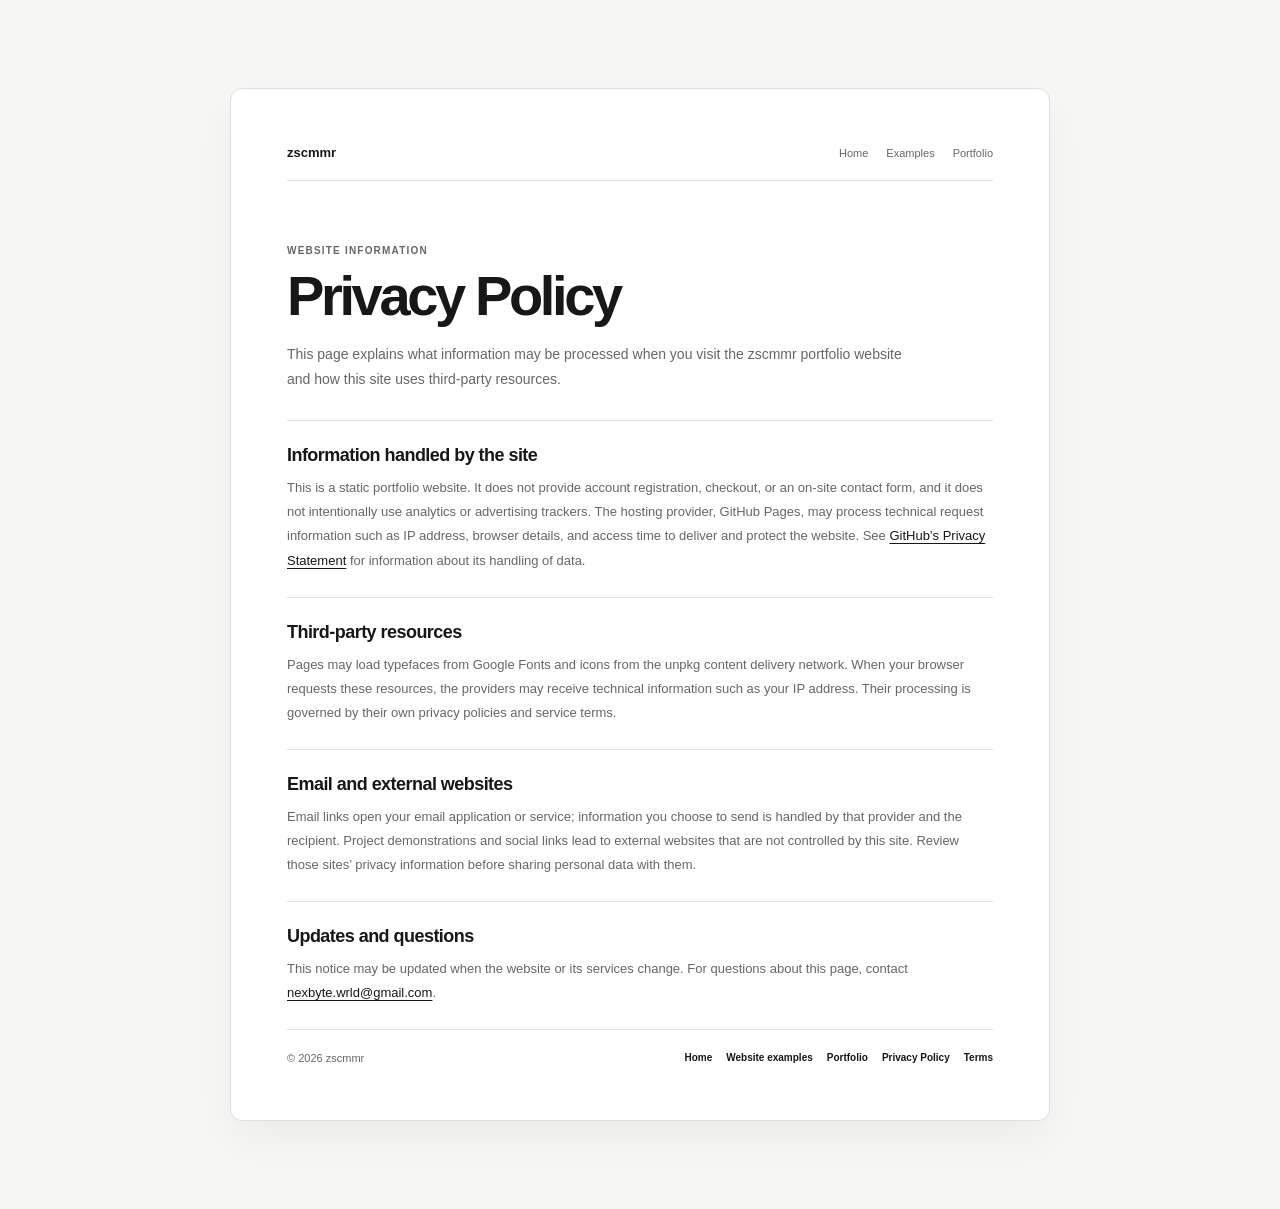
<file: privacy-policy/index.html>
<!doctype html>
<html lang="en">
  <head>
    <meta charset="UTF-8" />
    <meta name="viewport" content="width=device-width, initial-scale=1" />
    <link rel="icon" href="../assets/images/favicon.ico" sizes="any" />
    <link rel="icon" type="image/png" sizes="256x256" href="../assets/images/favicon.png" />
    <meta name="robots" content="index,follow,max-image-preview:large" />
    <meta name="theme-color" content="#f7f7f5" />
    <meta name="description" content="Read how the zscmmr portfolio website handles visitor information, third-party resources, email links, and external websites." />
    <title>Privacy Policy | zscmmr</title>
    <link rel="canonical" href="https://zscmmr.github.io/privacy-policy/" />
    <meta property="og:type" content="website" />
    <meta property="og:site_name" content="zscmmr" />
    <meta property="og:title" content="Privacy Policy | zscmmr" />
    <meta property="og:description" content="How this portfolio website handles visitor information, third-party resources, and external links." />
    <meta property="og:url" content="https://zscmmr.github.io/privacy-policy/" />
    <meta property="og:image" content="https://zscmmr.github.io/assets/images/og-image.jpg" />
    <meta property="og:image:type" content="image/jpeg" />
    <meta property="og:image:width" content="1200" />
    <meta property="og:image:height" content="630" />
    <meta property="og:image:alt" content="zscmmr digital studio — thoughtful digital work, made with intention." />
    <meta name="twitter:card" content="summary_large_image" />
    <meta name="twitter:title" content="Privacy Policy | zscmmr" />
    <meta name="twitter:description" content="How this portfolio website handles visitor information, third-party resources, and external links." />
    <meta name="twitter:image" content="https://zscmmr.github.io/assets/images/og-image.jpg" />
    <meta name="twitter:image:alt" content="zscmmr digital studio — thoughtful digital work, made with intention." />
    <script type="application/ld+json">
      {
        "@context": "https://schema.org",
        "@type": "WebPage",
        "@id": "https://zscmmr.github.io/privacy-policy/#webpage",
        "url": "https://zscmmr.github.io/privacy-policy/",
        "name": "Privacy Policy | zscmmr",
        "description": "How this portfolio website handles visitor information, third-party resources, and external links.",
        "isPartOf": {
          "@type": "WebSite",
          "@id": "https://zscmmr.github.io/#website",
          "url": "https://zscmmr.github.io/",
          "name": "zscmmr Digital Studio"
        },
        "inLanguage": "en"
      }
    </script>
    <link rel="stylesheet" href="../assets/css/site-theme.css" />
    <link rel="stylesheet" href="../assets/css/legal.css" />
    <link rel="stylesheet" href="../assets/css/responsive.css" />
  </head>
  <body>
    <main class="legal-page">
      <nav class="legal-nav" aria-label="Main navigation">
        <a class="legal-brand" href="/">zscmmr</a>
        <a href="/">Home</a>
        <a href="/website-example.html">Examples</a>
        <a href="/portfolio-utama.html">Portfolio</a>
      </nav>
      <header class="legal-heading">
        <p class="legal-eyebrow">Website information</p>
        <h1>Privacy Policy</h1>
        <p>This page explains what information may be processed when you visit the zscmmr portfolio website and how this site uses third-party resources.</p>
      </header>
      <div class="legal-content">
        <section>
          <h2>Information handled by the site</h2>
          <p>This is a static portfolio website. It does not provide account registration, checkout, or an on-site contact form, and it does not intentionally use analytics or advertising trackers. The hosting provider, GitHub Pages, may process technical request information such as IP address, browser details, and access time to deliver and protect the website. See <a href="https://docs.github.com/en/site-policy/privacy-policies/github-privacy-statement" target="_blank" rel="noopener noreferrer">GitHub’s Privacy Statement</a> for information about its handling of data.</p>
        </section>
        <section>
          <h2>Third-party resources</h2>
          <p>Pages may load typefaces from Google Fonts and icons from the unpkg content delivery network. When your browser requests these resources, the providers may receive technical information such as your IP address. Their processing is governed by their own privacy policies and service terms.</p>
        </section>
        <section>
          <h2>Email and external websites</h2>
          <p>Email links open your email application or service; information you choose to send is handled by that provider and the recipient. Project demonstrations and social links lead to external websites that are not controlled by this site. Review those sites’ privacy information before sharing personal data with them.</p>
        </section>
        <section>
          <h2>Updates and questions</h2>
          <p>This notice may be updated when the website or its services change. For questions about this page, contact <a href="mailto:nexbyte.wrld@gmail.com">nexbyte.wrld@gmail.com</a>.</p>
        </section>
      </div>
      <footer class="legal-footer">
        <span>© <span id="year">2026</span> zscmmr</span>
        <nav class="footer-links" aria-label="Site navigation">
          <a href="/">Home</a>
          <a href="/website-example.html">Website examples</a>
          <a href="/portfolio-utama.html">Portfolio</a>
          <a href="/privacy-policy/" aria-current="page">Privacy Policy</a>
          <a href="/terms/">Terms</a>
        </nav>
      </footer>
    </main>
  </body>
</html>
</file>
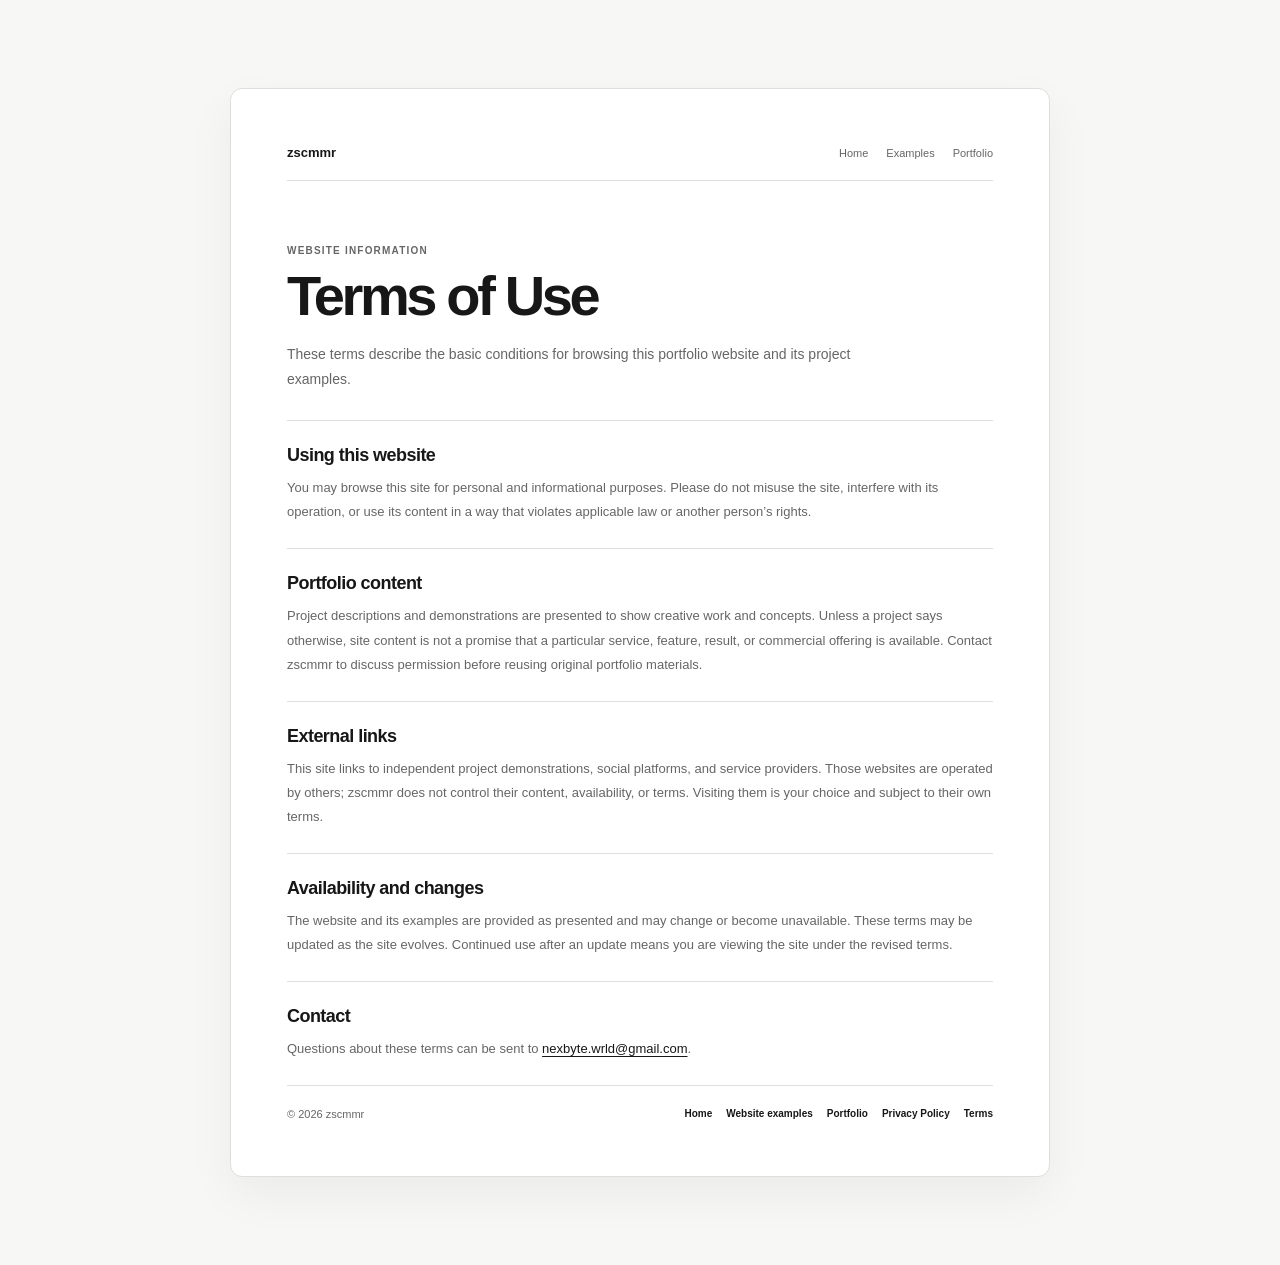
<file: terms/index.html>
<!doctype html>
<html lang="en">
  <head>
    <meta charset="UTF-8" />
    <meta name="viewport" content="width=device-width, initial-scale=1" />
    <link rel="icon" href="../assets/images/favicon.ico" sizes="any" />
    <link rel="icon" type="image/png" sizes="256x256" href="../assets/images/favicon.png" />
    <meta name="robots" content="index,follow,max-image-preview:large" />
    <meta name="theme-color" content="#f7f7f5" />
    <meta name="description" content="Read the terms for using the zscmmr portfolio website, viewing project examples, and following links to external websites." />
    <title>Terms of Use | zscmmr</title>
    <link rel="canonical" href="https://zscmmr.github.io/terms/" />
    <meta property="og:type" content="website" />
    <meta property="og:site_name" content="zscmmr" />
    <meta property="og:title" content="Terms of Use | zscmmr" />
    <meta property="og:description" content="Terms for using the zscmmr portfolio website and viewing project examples." />
    <meta property="og:url" content="https://zscmmr.github.io/terms/" />
    <meta property="og:image" content="https://zscmmr.github.io/assets/images/og-image.jpg" />
    <meta property="og:image:type" content="image/jpeg" />
    <meta property="og:image:width" content="1200" />
    <meta property="og:image:height" content="630" />
    <meta property="og:image:alt" content="zscmmr digital studio — thoughtful digital work, made with intention." />
    <meta name="twitter:card" content="summary_large_image" />
    <meta name="twitter:title" content="Terms of Use | zscmmr" />
    <meta name="twitter:description" content="Terms for using the zscmmr portfolio website and viewing project examples." />
    <meta name="twitter:image" content="https://zscmmr.github.io/assets/images/og-image.jpg" />
    <meta name="twitter:image:alt" content="zscmmr digital studio — thoughtful digital work, made with intention." />
    <script type="application/ld+json">
      {
        "@context": "https://schema.org",
        "@type": "WebPage",
        "@id": "https://zscmmr.github.io/terms/#webpage",
        "url": "https://zscmmr.github.io/terms/",
        "name": "Terms of Use | zscmmr",
        "description": "Terms for using the zscmmr portfolio website and viewing project examples.",
        "isPartOf": {
          "@type": "WebSite",
          "@id": "https://zscmmr.github.io/#website",
          "url": "https://zscmmr.github.io/",
          "name": "zscmmr Digital Studio"
        },
        "inLanguage": "en"
      }
    </script>
    <link rel="stylesheet" href="../assets/css/site-theme.css" />
    <link rel="stylesheet" href="../assets/css/legal.css" />
    <link rel="stylesheet" href="../assets/css/responsive.css" />
  </head>
  <body>
    <main class="legal-page">
      <nav class="legal-nav" aria-label="Main navigation">
        <a class="legal-brand" href="/">zscmmr</a>
        <a href="/">Home</a>
        <a href="/website-example.html">Examples</a>
        <a href="/portfolio-utama.html">Portfolio</a>
      </nav>
      <header class="legal-heading">
        <p class="legal-eyebrow">Website information</p>
        <h1>Terms of Use</h1>
        <p>These terms describe the basic conditions for browsing this portfolio website and its project examples.</p>
      </header>
      <div class="legal-content">
        <section>
          <h2>Using this website</h2>
          <p>You may browse this site for personal and informational purposes. Please do not misuse the site, interfere with its operation, or use its content in a way that violates applicable law or another person’s rights.</p>
        </section>
        <section>
          <h2>Portfolio content</h2>
          <p>Project descriptions and demonstrations are presented to show creative work and concepts. Unless a project says otherwise, site content is not a promise that a particular service, feature, result, or commercial offering is available. Contact zscmmr to discuss permission before reusing original portfolio materials.</p>
        </section>
        <section>
          <h2>External links</h2>
          <p>This site links to independent project demonstrations, social platforms, and service providers. Those websites are operated by others; zscmmr does not control their content, availability, or terms. Visiting them is your choice and subject to their own terms.</p>
        </section>
        <section>
          <h2>Availability and changes</h2>
          <p>The website and its examples are provided as presented and may change or become unavailable. These terms may be updated as the site evolves. Continued use after an update means you are viewing the site under the revised terms.</p>
        </section>
        <section>
          <h2>Contact</h2>
          <p>Questions about these terms can be sent to <a href="mailto:nexbyte.wrld@gmail.com">nexbyte.wrld@gmail.com</a>.</p>
        </section>
      </div>
      <footer class="legal-footer">
        <span>© <span id="year">2026</span> zscmmr</span>
        <nav class="footer-links" aria-label="Site navigation">
          <a href="/">Home</a>
          <a href="/website-example.html">Website examples</a>
          <a href="/portfolio-utama.html">Portfolio</a>
          <a href="/privacy-policy/">Privacy Policy</a>
          <a href="/terms/" aria-current="page">Terms</a>
        </nav>
      </footer>
    </main>
  </body>
</html>
</file>
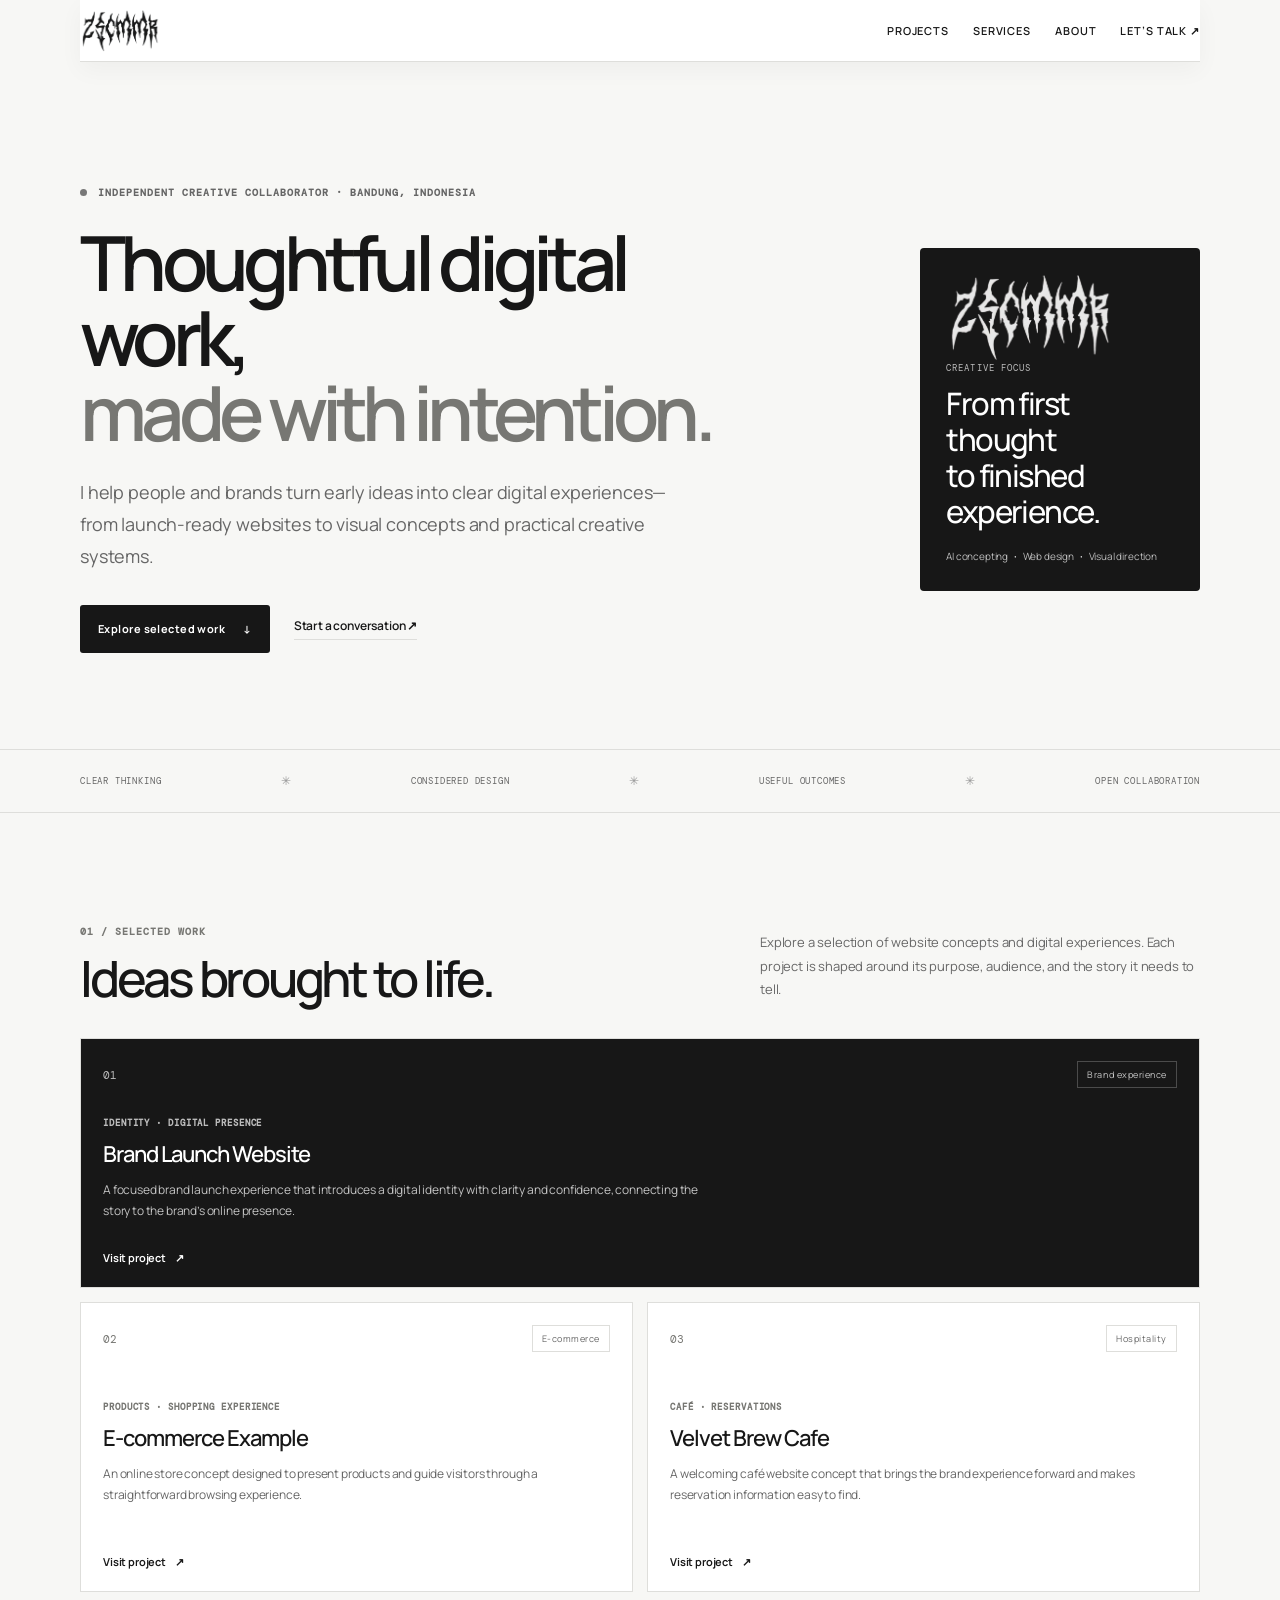
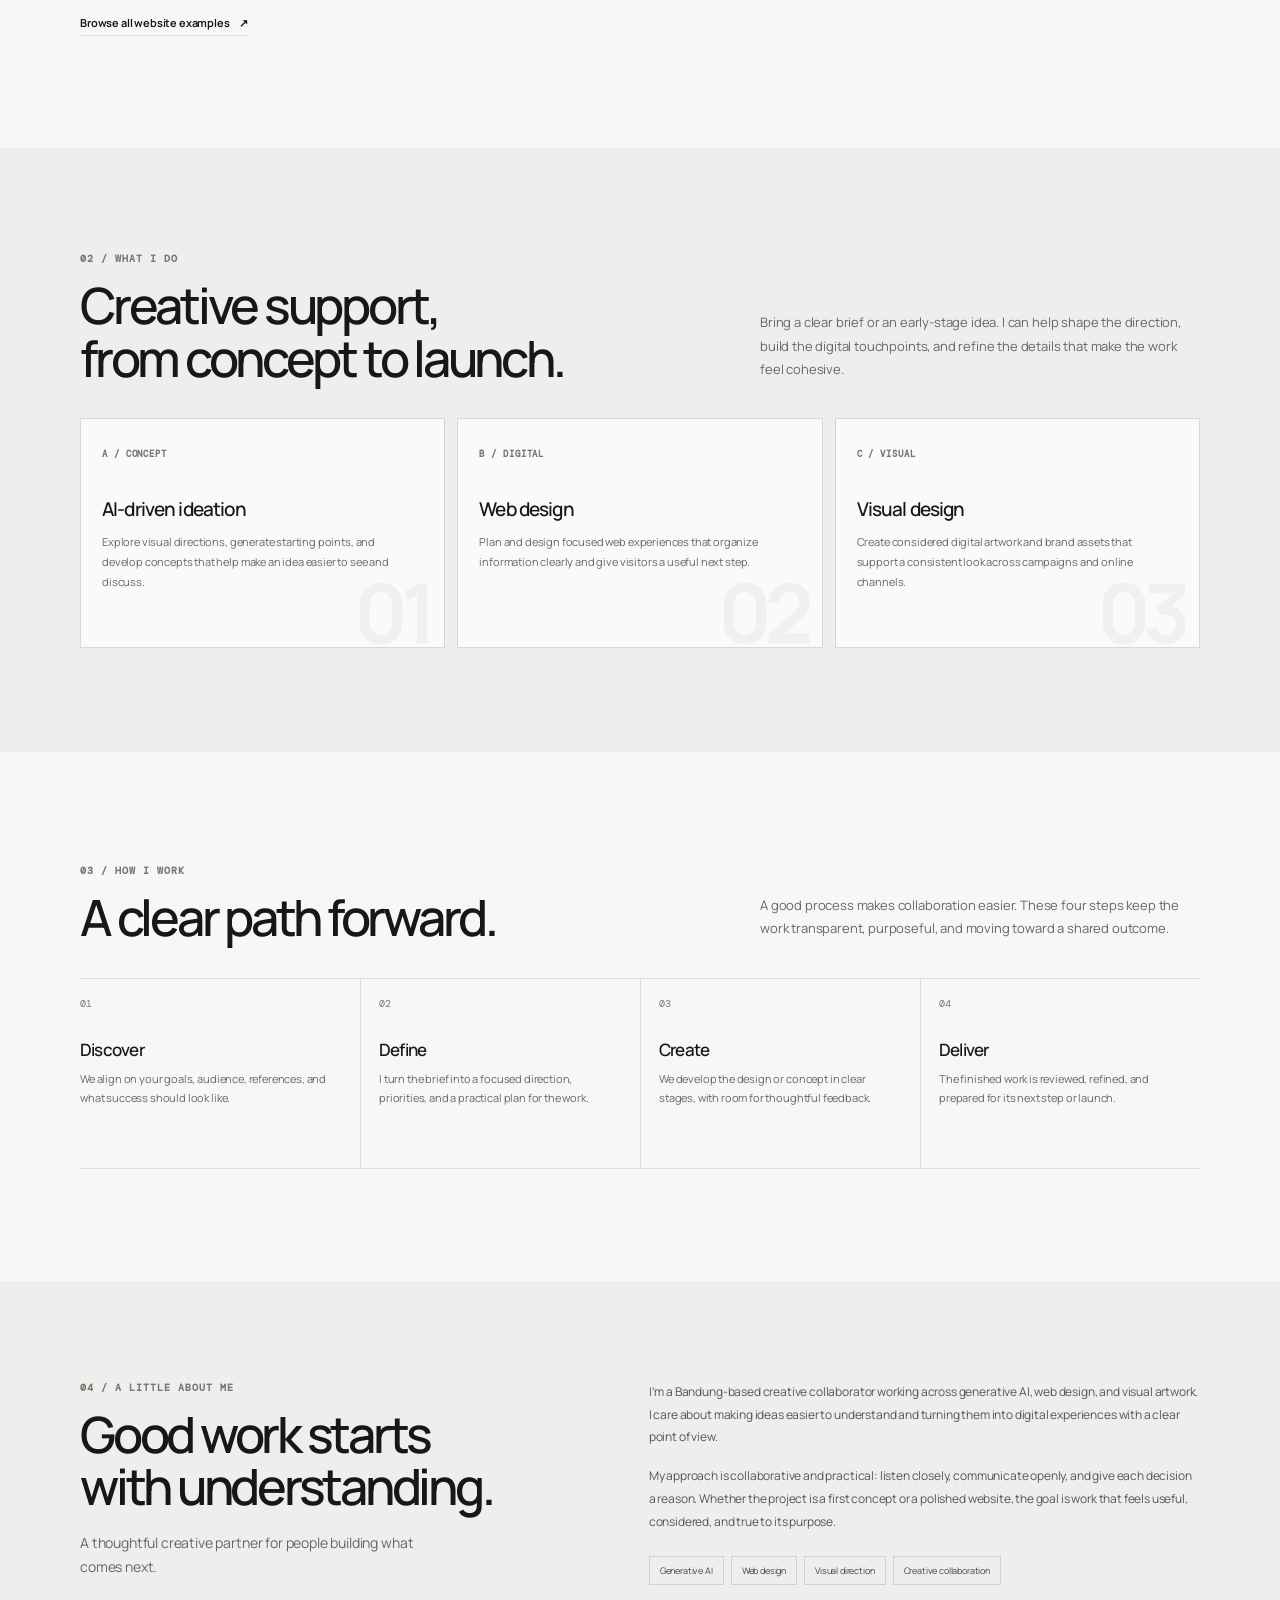
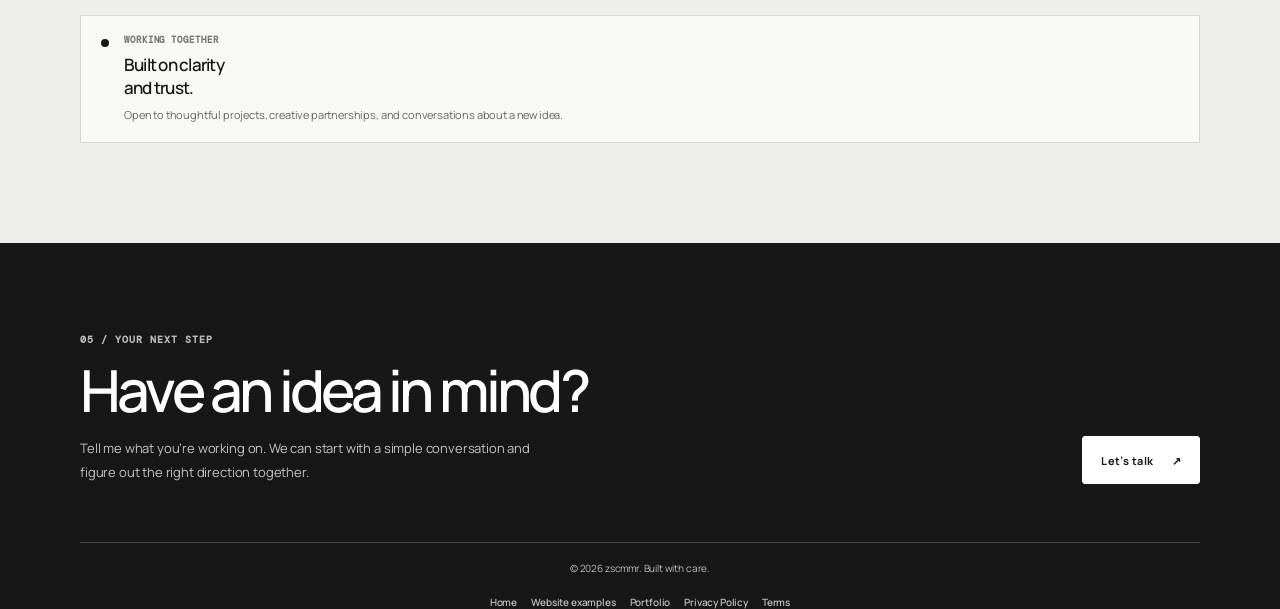
<file: portfolio-utama.html>
<!doctype html>
<html lang="en">
  <head>
    <meta charset="UTF-8" />
    <meta name="viewport" content="width=device-width, initial-scale=1.0" />
    <link rel="icon" href="assets/images/favicon.ico" sizes="any" />
    <link rel="icon" type="image/png" sizes="256x256" href="assets/images/favicon.png" />
    <meta name="robots" content="index,follow,max-image-preview:large" />
    <meta name="theme-color" content="#f7f7f5" />
    <meta name="description" content="Explore the portfolio of zscmmr, a Bandung-based creative collaborator working across AI concepting, web design, and visual direction." />
    <title>zscmmr | Creative Portfolio, Web Design &amp; Visual Direction</title>
    <link rel="canonical" href="https://zscmmr.github.io/portfolio-utama.html" />
    <meta property="og:type" content="website" />
    <meta property="og:site_name" content="zscmmr" />
    <meta property="og:title" content="zscmmr | Creative Portfolio, Web Design &amp; Visual Direction" />
    <meta property="og:description" content="Explore selected projects in AI concepting, web design, and visual direction by zscmmr, a creative collaborator based in Bandung." />
    <meta property="og:url" content="https://zscmmr.github.io/portfolio-utama.html" />
    <meta property="og:image" content="https://zscmmr.github.io/assets/images/og-image.jpg" />
    <meta property="og:image:type" content="image/jpeg" />
    <meta property="og:image:width" content="1200" />
    <meta property="og:image:height" content="630" />
    <meta property="og:image:alt" content="zscmmr digital studio — thoughtful digital work, made with intention." />
    <meta name="twitter:card" content="summary_large_image" />
    <meta name="twitter:title" content="zscmmr | Creative Portfolio, Web Design &amp; Visual Direction" />
    <meta name="twitter:description" content="Explore selected projects in AI concepting, web design, and visual direction by zscmmr, a creative collaborator based in Bandung." />
    <meta name="twitter:image" content="https://zscmmr.github.io/assets/images/og-image.jpg" />
    <meta name="twitter:image:alt" content="zscmmr digital studio — thoughtful digital work, made with intention." />
    <script type="application/ld+json">
      {
        "@context": "https://schema.org",
        "@graph": [
          {
            "@type": "ProfilePage",
            "@id": "https://zscmmr.github.io/portfolio-utama.html#webpage",
            "url": "https://zscmmr.github.io/portfolio-utama.html",
            "name": "zscmmr | Creative Portfolio, Web Design & Visual Direction",
            "description": "Explore selected projects in AI concepting, web design, and visual direction by zscmmr, a creative collaborator based in Bandung.",
            "mainEntity": { "@id": "https://zscmmr.github.io/#person" },
            "isPartOf": { "@id": "https://zscmmr.github.io/#website" },
            "inLanguage": "en"
          },
          {
            "@type": "Person",
            "@id": "https://zscmmr.github.io/#person",
            "name": "zscmmr",
            "url": "https://zscmmr.github.io/portfolio-utama.html",
            "address": {
              "@type": "PostalAddress",
              "addressLocality": "Bandung",
              "addressCountry": "ID"
            },
            "knowsAbout": ["AI concepting", "Web design", "Visual direction"]
          }
        ]
      }
    </script>
    <link rel="preconnect" href="https://fonts.googleapis.com" />
    <link rel="preconnect" href="https://fonts.gstatic.com" crossorigin />
    <link rel="preload" as="style" href="https://fonts.googleapis.com/css2?family=DM+Mono:wght@400;500&family=Manrope:wght@400;500;600;700;800&display=swap"><link rel="stylesheet" href="https://fonts.googleapis.com/css2?family=DM+Mono:wght@400;500&family=Manrope:wght@400;500;600;700;800&display=swap" media="print" onload="this.media='all'"><noscript><link rel="stylesheet" href="https://fonts.googleapis.com/css2?family=DM+Mono:wght@400;500&family=Manrope:wght@400;500;600;700;800&display=swap"></noscript>
    <link rel="stylesheet" href="assets/css/portfolio-utama.min.css">
    <link rel="stylesheet" href="assets/css/site-theme.css">
    <link rel="stylesheet" href="assets/css/portfolio-details.css">
    <link rel="stylesheet" href="assets/css/responsive.css">
  </head>
  <body class="portfolio-page">
    <header class="wrap topbar">
      <a class="wordmark" href="#home" aria-label="zscmmr, back to top"><img src="assets/images/portfolio-logo.webp" alt="zscmmr" width="695" height="359"></a>
      <button class="menu-toggle" aria-label="Open menu" aria-expanded="false" aria-controls="main-nav">☰</button>
      <nav class="nav" id="main-nav" aria-label="Main navigation">
        <a href="#projects">Projects</a>
        <a href="#services">Services</a>
        <a href="#about">About</a>
        <a class="nav-contact" href="#contact">Let’s talk <span aria-hidden="true">↗</span></a>
      </nav>
    </header>
    <main>
      <section class="portfolio-hero" id="home">
        <div class="wrap portfolio-hero-grid">
          <div class="portfolio-hero-copy reveal">
            <p class="portfolio-eyebrow mono"><span class="status-dot" aria-hidden="true"></span> Independent creative collaborator · Bandung, Indonesia</p>
            <h1>Thoughtful digital work,<br><span>made with intention.</span></h1>
            <p class="portfolio-lead">I help people and brands turn early ideas into clear digital experiences—from launch-ready websites to visual concepts and practical creative systems.</p>
            <div class="portfolio-hero-actions">
              <a class="button" href="#projects">Explore selected work <span aria-hidden="true">↓</span></a>
              <a class="text-link" href="mailto:nexbyte.wrld@gmail.com">Start a conversation ↗</a>
            </div>
          </div>
          <aside class="portfolio-hero-card reveal" aria-label="Creative focus">
            <img src="assets/images/portfolio-logo.webp" alt="zscmmr logo" width="695" height="359">
            <p class="mono">CREATIVE FOCUS</p>
            <h2>From first thought<br>to finished experience.</h2>
            <span>AI concepting <b>·</b> Web design <b>·</b> Visual direction</span>
          </aside>
        </div>
      </section>
      <div class="portfolio-ribbon" aria-label="Studio principles">
        <div class="wrap portfolio-ribbon-inner"><span>Clear thinking</span><b aria-hidden="true">✳</b><span>Considered design</span><b aria-hidden="true">✳</b><span>Useful outcomes</span><b aria-hidden="true">✳</b><span>Open collaboration</span></div>
      </div>

      <section class="wrap portfolio-section" id="projects">
        <div class="portfolio-section-heading reveal">
          <div><p class="portfolio-kicker mono">01 / SELECTED WORK</p><h2>Ideas brought to life.</h2></div>
          <p>Explore a selection of website concepts and digital experiences. Each project is shaped around its purpose, audience, and the story it needs to tell.</p>
        </div>
        <div class="portfolio-project-grid">
          <article class="portfolio-project portfolio-project-featured reveal">
            <div class="portfolio-project-top"><span class="portfolio-project-number mono">01</span><span class="portfolio-project-type">Brand experience</span></div>
            <div><p class="portfolio-project-label mono">IDENTITY · DIGITAL PRESENCE</p><h3>Brand Launch Website</h3><p>A focused brand launch experience that introduces a digital identity with clarity and confidence, connecting the story to the brand’s online presence.</p></div>
            <a href="https://zenkscammer.github.io/zscmmr1/" target="_blank" rel="noopener noreferrer">Visit project <span aria-hidden="true">↗</span></a>
          </article>
          <article class="portfolio-project reveal">
            <div class="portfolio-project-top"><span class="portfolio-project-number mono">02</span><span class="portfolio-project-type">E-commerce</span></div>
            <div><p class="portfolio-project-label mono">PRODUCTS · SHOPPING EXPERIENCE</p><h3>E-commerce Example</h3><p>An online store concept designed to present products and guide visitors through a straightforward browsing experience.</p></div>
            <a href="https://zscmmr.github.io/zscmmr-ecommerce-example/" target="_blank" rel="noopener noreferrer">Visit project <span aria-hidden="true">↗</span></a>
          </article>
          <article class="portfolio-project reveal">
            <div class="portfolio-project-top"><span class="portfolio-project-number mono">03</span><span class="portfolio-project-type">Hospitality</span></div>
            <div><p class="portfolio-project-label mono">CAFÉ · RESERVATIONS</p><h3>Velvet Brew Cafe</h3><p>A welcoming café website concept that brings the brand experience forward and makes reservation information easy to find.</p></div>
            <a href="https://zscmmr.github.io/Velvet-Brew/" target="_blank" rel="noopener noreferrer">Visit project <span aria-hidden="true">↗</span></a>
          </article>
        </div>
        <a class="portfolio-all-work" href="website-example.html">Browse all website examples <span aria-hidden="true">↗</span></a>
      </section>

      <section class="portfolio-services" id="services">
        <div class="wrap portfolio-section">
          <div class="portfolio-section-heading reveal">
            <div><p class="portfolio-kicker mono">02 / WHAT I DO</p><h2>Creative support,<br>from concept to launch.</h2></div>
            <p>Bring a clear brief or an early-stage idea. I can help shape the direction, build the digital touchpoints, and refine the details that make the work feel cohesive.</p>
          </div>
          <div class="portfolio-service-grid">
            <article class="portfolio-service reveal"><span class="mono">A / CONCEPT</span><h3>AI-driven ideation</h3><p>Explore visual directions, generate starting points, and develop concepts that help make an idea easier to see and discuss.</p><span class="portfolio-service-index">01</span></article>
            <article class="portfolio-service reveal"><span class="mono">B / DIGITAL</span><h3>Web design</h3><p>Plan and design focused web experiences that organize information clearly and give visitors a useful next step.</p><span class="portfolio-service-index">02</span></article>
            <article class="portfolio-service reveal"><span class="mono">C / VISUAL</span><h3>Visual design</h3><p>Create considered digital artwork and brand assets that support a consistent look across campaigns and online channels.</p><span class="portfolio-service-index">03</span></article>
          </div>
        </div>
      </section>

      <section class="wrap portfolio-section" id="process">
        <div class="portfolio-section-heading reveal">
          <div><p class="portfolio-kicker mono">03 / HOW I WORK</p><h2>A clear path forward.</h2></div>
          <p>A good process makes collaboration easier. These four steps keep the work transparent, purposeful, and moving toward a shared outcome.</p>
        </div>
        <ol class="portfolio-process">
          <li class="reveal"><span class="mono">01</span><div><h3>Discover</h3><p>We align on your goals, audience, references, and what success should look like.</p></div></li>
          <li class="reveal"><span class="mono">02</span><div><h3>Define</h3><p>I turn the brief into a focused direction, priorities, and a practical plan for the work.</p></div></li>
          <li class="reveal"><span class="mono">03</span><div><h3>Create</h3><p>We develop the design or concept in clear stages, with room for thoughtful feedback.</p></div></li>
          <li class="reveal"><span class="mono">04</span><div><h3>Deliver</h3><p>The finished work is reviewed, refined, and prepared for its next step or launch.</p></div></li>
        </ol>
      </section>

      <section class="portfolio-about" id="about">
        <div class="wrap portfolio-about-grid">
          <div class="reveal"><p class="portfolio-kicker mono">04 / A LITTLE ABOUT ME</p><h2>Good work starts<br>with understanding.</h2><p class="portfolio-about-intro">A thoughtful creative partner for people building what comes next.</p></div>
          <div class="portfolio-about-copy reveal"><p>I’m a Bandung-based creative collaborator working across generative AI, web design, and visual artwork. I care about making ideas easier to understand and turning them into digital experiences with a clear point of view.</p><p>My approach is collaborative and practical: listen closely, communicate openly, and give each decision a reason. Whether the project is a first concept or a polished website, the goal is work that feels useful, considered, and true to its purpose.</p><div class="portfolio-skill-list" aria-label="Creative disciplines"><span>Generative AI</span><span>Web design</span><span>Visual direction</span><span>Creative collaboration</span></div></div>
          <aside class="portfolio-note reveal"><span class="portfolio-note-dot" aria-hidden="true"></span><div><p class="mono">WORKING TOGETHER</p><h3>Built on clarity<br>and trust.</h3><p>Open to thoughtful projects, creative partnerships, and conversations about a new idea.</p></div></aside>
        </div>
      </section>

      <section class="portfolio-contact" id="contact"><div class="wrap">
        <div class="portfolio-contact-inner reveal"><div><p class="portfolio-kicker mono">05 / YOUR NEXT STEP</p><h2>Have an idea in mind?</h2><p>Tell me what you’re working on. We can start with a simple conversation and figure out the right direction together.</p></div><a class="button" href="mailto:nexbyte.wrld@gmail.com">Let’s talk <span aria-hidden="true">↗</span></a></div>
        <footer class="footer">
          <p>© <span id="year">2026</span> zscmmr. Built with care.</p>
          <nav class="footer-links" aria-label="Site navigation">
            <a href="index.html">Home</a>
            <a href="website-example.html">Website examples</a>
            <a href="portfolio-utama.html" aria-current="page">Portfolio</a>
            <a href="privacy-policy/">Privacy Policy</a>
            <a href="terms/">Terms</a>
          </nav>
        </footer>
      </div></section>
    </main>
    <button class="scroll-top" type="button" aria-label="Back to top" title="Back to top"><span aria-hidden="true">↑</span></button>
    <script defer src="assets/js/portfolio-utama.min.js"></script>
  </body>
</html>
</file>
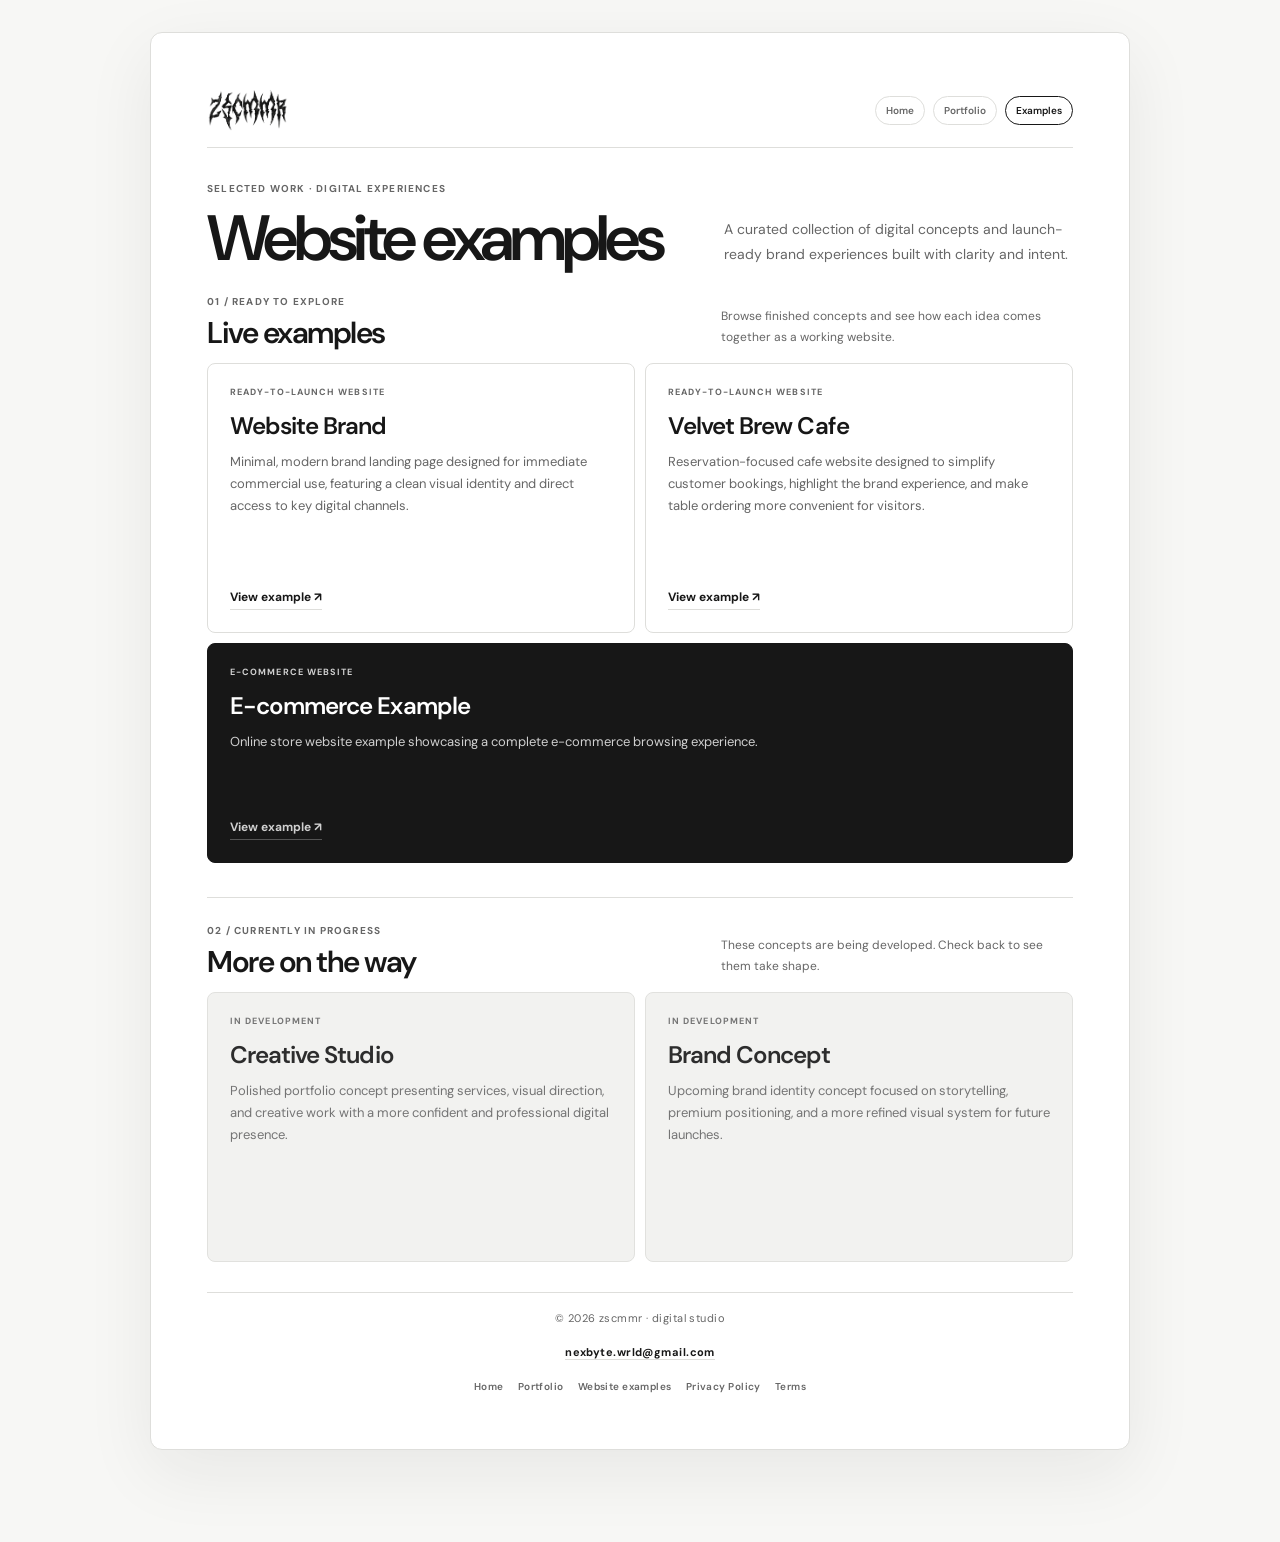
<file: website-example.html>
<!doctype html>
<html lang="en">
  <head>
    <meta charset="UTF-8" />
    <meta name="viewport" content="width=device-width, initial-scale=1.0" />
    <link rel="icon" href="assets/images/favicon.ico" sizes="any" />
    <link rel="icon" type="image/png" sizes="256x256" href="assets/images/favicon.png" />
    <meta name="robots" content="index,follow,max-image-preview:large" />
    <meta name="theme-color" content="#f7f7f5" />
    <meta name="description" content="Browse selected website examples by zscmmr, including brand, e-commerce, and cafe website concepts designed for clear digital experiences." />
    <title>Website Examples | Brand, E-commerce &amp; Cafe | zscmmr</title>
    <link rel="canonical" href="https://zscmmr.github.io/website-example.html" />
    <meta property="og:type" content="website" />
    <meta property="og:site_name" content="zscmmr" />
    <meta property="og:title" content="Website Examples | Brand, E-commerce &amp; Cafe | zscmmr" />
    <meta property="og:description" content="Browse selected brand, e-commerce, and cafe website concepts designed for clear digital experiences." />
    <meta property="og:url" content="https://zscmmr.github.io/website-example.html" />
    <meta property="og:image" content="https://zscmmr.github.io/assets/images/og-image.jpg" />
    <meta property="og:image:type" content="image/jpeg" />
    <meta property="og:image:width" content="1200" />
    <meta property="og:image:height" content="630" />
    <meta property="og:image:alt" content="zscmmr digital studio — thoughtful digital work, made with intention." />
    <meta name="twitter:card" content="summary_large_image" />
    <meta name="twitter:title" content="Website Examples | Brand, E-commerce &amp; Cafe | zscmmr" />
    <meta name="twitter:description" content="Browse selected brand, e-commerce, and cafe website concepts designed for clear digital experiences." />
    <meta name="twitter:image" content="https://zscmmr.github.io/assets/images/og-image.jpg" />
    <meta name="twitter:image:alt" content="zscmmr digital studio — thoughtful digital work, made with intention." />
    <script type="application/ld+json">
      {
        "@context": "https://schema.org",
        "@type": "CollectionPage",
        "@id": "https://zscmmr.github.io/website-example.html#webpage",
        "url": "https://zscmmr.github.io/website-example.html",
        "name": "Website Examples | Brand, E-commerce & Cafe | zscmmr",
        "description": "Browse selected brand, e-commerce, and cafe website concepts designed for clear digital experiences.",
        "isPartOf": {
          "@type": "WebSite",
          "@id": "https://zscmmr.github.io/#website",
          "url": "https://zscmmr.github.io/",
          "name": "zscmmr Digital Studio"
        },
        "inLanguage": "en"
      }
    </script>
    <link rel="preconnect" href="https://fonts.googleapis.com" />
    <link rel="preconnect" href="https://fonts.gstatic.com" crossorigin />
    <link
      rel="preload"
      as="style"
      href="https://fonts.googleapis.com/css2?family=DM+Sans:wght@400;500;600;700&family=Space+Grotesk:wght@500;600;700&display=swap"
    />
    <link
      rel="stylesheet"
      href="https://fonts.googleapis.com/css2?family=DM+Sans:wght@400;500;600;700&family=Space+Grotesk:wght@500;600;700&display=swap"
      media="print"
      onload="this.media = 'all'"
    />
    <noscript
      ><link
        rel="stylesheet"
        href="https://fonts.googleapis.com/css2?family=DM+Sans:wght@400;500;600;700&family=Space+Grotesk:wght@500;600;700&display=swap"
    /></noscript>
    <link rel="stylesheet" href="assets/css/website-example.min.css" />
    <link rel="stylesheet" href="assets/css/site-theme.css" />
    <link rel="stylesheet" href="assets/css/responsive.css" />
  </head>
  <body>
    <main class="page website-examples-page">
      <header class="website-page-header">
        <a class="website-page-brand" href="index.html" aria-label="zscmmr home">
          <img src="assets/images/logo2.webp" alt="zscmmr logo" width="1491" height="768" />
        </a>
        <nav class="page-nav" aria-label="Main navigation">
          <a href="index.html">Home</a>
          <a href="portfolio-utama.html">Portfolio</a>
          <a href="website-example.html" aria-current="page">Examples</a>
        </nav>
      </header>

      <section class="examples-intro" aria-labelledby="examples-title">
        <div>
          <p class="examples-eyebrow">Selected work · Digital experiences</p>
          <h1 class="page-title" id="examples-title">Website examples</h1>
        </div>
        <p class="intro-line">
          A curated collection of digital concepts and launch-ready brand
          experiences built with clarity and intent.
        </p>
      </section>

      <section class="examples-group" aria-labelledby="live-examples-title">
        <header class="examples-group-heading">
          <div>
            <p class="examples-eyebrow">01 / READY TO EXPLORE</p>
            <h2 id="live-examples-title">Live examples</h2>
          </div>
          <p>Browse finished concepts and see how each idea comes together as a working website.</p>
        </header>
        <div class="grid" aria-label="Live website examples">
          <article
            class="card"
            tabindex="0"
            data-href="https://zscmmr.github.io/LANDING-EXAMPLE-BRAND/"
          >
            <span class="card-tag">Ready-to-Launch Website</span>
            <h2>Website Brand</h2>
            <p>
              Minimal, modern brand landing page designed for immediate
              commercial use, featuring a clean visual identity and direct
              access to key digital channels.
            </p>
            <a
              href="https://zscmmr.github.io/LANDING-EXAMPLE-BRAND/"
              target="_blank"
              rel="noopener noreferrer"
              >View example ↗</a
            >
          </article>

          <article
            class="card"
            tabindex="0"
            data-href="https://zscmmr.github.io/Velvet-Brew/"
          >
            <span class="card-tag">Ready-to-Launch Website</span>
            <h2>Velvet Brew Cafe</h2>
            <p>
              Reservation-focused cafe website designed to simplify customer
              bookings, highlight the brand experience, and make table ordering
              more convenient for visitors.
            </p>
            <a
              href="https://zscmmr.github.io/Velvet-Brew/"
              target="_blank"
              rel="noopener noreferrer"
              >View example ↗</a
            >
          </article>

          <article
            class="card card-featured"
            tabindex="0"
            data-href="https://zscmmr.github.io/zscmmr-ecommerce-example/"
          >
            <span class="card-tag">E-commerce Website</span>
            <h2>E-commerce Example</h2>
            <p>
              Online store website example showcasing a complete e-commerce
              browsing experience.
            </p>
            <a
              href="https://zscmmr.github.io/zscmmr-ecommerce-example/"
              target="_blank"
              rel="noopener noreferrer"
              >View example ↗</a
            >
          </article>
        </div>
      </section>

      <section class="examples-group examples-upcoming" aria-labelledby="upcoming-examples-title">
        <header class="examples-group-heading">
          <div>
            <p class="examples-eyebrow">02 / CURRENTLY IN PROGRESS</p>
            <h2 id="upcoming-examples-title">More on the way</h2>
          </div>
          <p>These concepts are being developed. Check back to see them take shape.</p>
        </header>
        <div class="grid" aria-label="Website examples in development">
          <article class="card inactive" aria-disabled="true" tabindex="-1">
            <span class="card-tag">In development</span>
            <h2>Creative Studio</h2>
            <p>
              Polished portfolio concept presenting services, visual direction,
              and creative work with a more confident and professional digital
              presence.
            </p>
          </article>

          <article class="card inactive" aria-disabled="true" tabindex="-1">
            <span class="card-tag">In development</span>
            <h2>Brand Concept</h2>
            <p>
              Upcoming brand identity concept focused on storytelling, premium
              positioning, and a more refined visual system for future launches.
            </p>
          </article>
        </div>
      </section>

      <div
        class="dev-popup"
        id="devPopup"
        role="alert"
        aria-live="assertive"
        aria-hidden="true"
      >
        <h2 class="popup-title">Project in Progress</h2>
        <p class="popup-text">
          This website is still in development. Please check back soon.
        </p>
        <button class="popup-close" type="button">Close</button>
      </div>

      <footer class="footer">
        <p>© 2026 zscmmr · digital studio</p>
        <a class="footer-email" href="mailto:nexbyte.wrld@gmail.com"
          >nexbyte.wrld@gmail.com</a
        >
        <nav class="footer-links" aria-label="Site navigation">
          <a href="index.html">Home</a>
          <a href="portfolio-utama.html">Portfolio</a>
          <a href="website-example.html" aria-current="page">Website examples</a>
          <a href="privacy-policy/">Privacy Policy</a>
          <a href="terms/">Terms</a>
        </nav>
      </footer>
    </main>

    <script defer src="assets/js/website-example.min.js"></script>
  </body>
</html>
</file>
<file: assets/css/site-theme.css>
:root {
	color-scheme: light;
	--ink: #171717;
	--muted: #666666;
	--paper: #f7f7f5;
	--line: #dededb;
	--lime: #171717;
	--panel: #ffffff;
	--shadow: rgba(23, 23, 23, 0.07);
}

body {
	background-color: var(--paper);
	background-image: none;
}

.menu,
.page,
.topbar {
	background: var(--panel);
}

.menu {
	border-color: var(--line);
}

.icon-box {
	color: var(--ink);
	background: #eeeeec;
}

.sample-item,
.link,
.card {
	color: var(--ink);
	background: var(--panel);
}

.link,
.sample-item,
.card {
	transition: border-color 180ms ease, background-color 180ms ease, transform 180ms ease, box-shadow 180ms ease;
}

.link:hover,
.sample-item:hover,
.card:hover {
	transform: none;
	border-color: #c8c8c3;
	background: #fcfcfb;
	box-shadow: 0 3px 12px rgba(23, 23, 23, 0.04);
}

.link:hover .icon-box {
	color: var(--ink);
	background: #eaeae7;
}

.topbar {
	border-color: var(--line);
	box-shadow: 0 8px 24px rgba(23, 23, 23, 0.04);
}

.nav,
.nav a,
.floating-back,
.dev-popup,
.popup-close {
	color: var(--ink);
	background: var(--panel);
}

.nav a,
.floating-back,
.dev-popup,
.popup-close {
	border-color: var(--line);
}

.nav a:hover,
.footer-email:hover,
.value-item a:hover {
	color: #555555;
	border-color: #c8c8c3;
}

.card-status {
	border-color: var(--line);
	background: #f1f1ef;
	color: var(--ink);
}

.about,
.contact {
	color: var(--ink);
	background: #eeeeec;
}

.about-copy > p + p,
.contact p {
	color: var(--muted);
}

.skill-list span {
	border-color: #c8c8c3;
	color: var(--ink);
}

.availability,
.section-kicker,
.ticker-inner b,
.value-item .mono,
.wordmark span {
	color: var(--ink);
}

.status-dot {
	background: #777777;
	box-shadow: 0 0 0 4px rgba(23, 23, 23, 0.08);
}

.button,
.contact-link {
	color: #ffffff;
	background: var(--ink);
}

.button:hover,
.contact-link:hover {
	color: #ffffff;
	background: #444444;
}

.scroll-top {
	color: #ffffff;
	background: var(--ink);
}

.scroll-top:hover,
.email-link:hover {
	color: var(--ink);
	background: #eeeeec;
}

.footer {
	border-color: var(--line);
	color: var(--muted);
}

.visually-hidden {
	position: absolute;
	width: 1px;
	height: 1px;
	padding: 0;
	margin: -1px;
	overflow: hidden;
	clip: rect(0, 0, 0, 0);
	white-space: nowrap;
	border: 0;
}

.page-title {
	display: block;
	margin: 0 0 12px;
	color: var(--ink);
	font-size: clamp(25px, 6vw, 34px);
	font-weight: 600;
	letter-spacing: -0.05em;
	text-align: center;
}

.footer-links {
	display: flex;
	flex-wrap: wrap;
	align-items: center;
	justify-content: center;
	gap: 14px;
	margin-top: 12px;
}

.footer {
	display: flex;
	flex-direction: column;
	align-items: center;
	justify-content: center;
	gap: 8px;
	text-align: center;
}

.footer p {
	margin: 0;
}

.footer-links a {
	color: inherit;
	font-size: 10px;
	font-weight: 600;
	text-decoration: none;
}

.footer-links a:hover {
	color: var(--ink);
	text-decoration: underline;
	text-underline-offset: 3px;
}

.legal-footer .footer-links {
	margin-top: 0;
}

.page-nav {
	display: flex;
	flex-wrap: wrap;
	justify-content: center;
	gap: 8px;
	margin: 0 auto 18px;
}

.page-nav a {
	padding: 7px 10px;
	border: 1px solid var(--line);
	border-radius: 999px;
	color: var(--muted);
	font-size: 10px;
	font-weight: 600;
	text-decoration: none;
}

.page-nav a[aria-current="page"] {
	border-color: var(--ink);
	color: var(--ink);
}

.page-nav a:hover {
	border-color: #c8c8c3;
	color: var(--ink);
}
</file>
<file: assets/css/legal.css>
.legal-page,
.legal-page *,
.legal-page *::before,
.legal-page *::after {
	box-sizing: border-box;
}

.legal-page {
	width: min(calc(100% - 32px), 820px);
	margin: 48px auto;
	padding: clamp(24px, 6vw, 56px);
	border: 1px solid var(--line);
	border-radius: 12px;
	background: #ffffff;
	box-shadow: 0 18px 48px rgba(23, 23, 23, 0.05);
	font-family: "Segoe UI", Arial, sans-serif;
}

.legal-nav {
	display: flex;
	align-items: center;
	justify-content: space-between;
	gap: 16px;
	padding-bottom: 20px;
	border-bottom: 1px solid var(--line);
}

.legal-brand {
	color: var(--ink);
	font-size: 13px;
	font-weight: 700;
	text-decoration: none;
}

.legal-nav a:last-child {
	color: var(--muted);
	font-size: 11px;
	text-decoration: none;
}

.legal-heading {
	padding: clamp(36px, 7vw, 64px) 0 28px;
}

.legal-eyebrow {
	margin: 0 0 12px;
	color: var(--muted);
	font-size: 10px;
	font-weight: 700;
	letter-spacing: 0.12em;
	text-transform: uppercase;
}

.legal-heading h1 {
	margin: 0;
	color: var(--ink);
	font-size: clamp(36px, 7vw, 56px);
	font-weight: 600;
	letter-spacing: -0.06em;
	line-height: 1;
}

.legal-heading > p:last-child {
	max-width: 620px;
	margin: 18px 0 0;
	color: var(--muted);
	font-size: 14px;
	line-height: 1.8;
}

.legal-content {
	border-top: 1px solid var(--line);
}

.legal-content section {
	padding: 24px 0;
	border-bottom: 1px solid var(--line);
}

.legal-content h2 {
	margin: 0 0 10px;
	color: var(--ink);
	font-size: 18px;
	font-weight: 600;
	letter-spacing: -0.03em;
}

.legal-content p,
.legal-content li {
	color: var(--muted);
	font-size: 13px;
	line-height: 1.85;
}

.legal-content p {
	margin: 0;
}

.legal-content ul {
	margin: 10px 0 0;
	padding-left: 20px;
}

.legal-content li + li {
	margin-top: 6px;
}

.legal-content a {
	color: var(--ink);
	text-underline-offset: 3px;
}

.legal-footer {
	display: flex;
	align-items: center;
	justify-content: space-between;
	gap: 16px;
	padding-top: 22px;
	color: var(--muted);
	font-size: 11px;
}

.legal-footer a {
	color: var(--ink);
	text-decoration: none;
}

@media (max-width: 520px) {
	.legal-page {
		width: min(calc(100% - 20px), 820px);
		margin: 18px auto;
		padding: 22px 18px;
	}

	.legal-footer {
		align-items: flex-start;
		flex-direction: column;
	}
}
</file>
<file: assets/css/responsive.css>
body:not(.portfolio-page) {
	padding: 14px 12px;
}

body.portfolio-page {
	padding: 0;
}

.menu {
	width: min(100%, 490px);
	padding: 23px 18px;
}

.page {
	width: min(100%, 1080px);
	margin: 0 auto 24px;
	padding: clamp(22px, 5vw, 56px);
}

.website-page-header {
	display: flex;
	align-items: center;
	justify-content: space-between;
	gap: 24px;
	padding-bottom: 22px;
	border-bottom: 1px solid var(--line);
}

.website-page-brand {
	display: inline-flex;
	align-items: center;
	flex: 0 0 auto;
}

.website-page-brand img {
	display: block;
	width: 82px;
	height: 42px;
	object-fit: contain;
}

.website-page-header .page-nav {
	margin: 0;
}

.examples-intro {
	display: grid;
	grid-template-columns: minmax(0, 1fr) minmax(240px, 0.72fr);
	align-items: end;
	gap: 32px;
	padding: clamp(40px, 7vw, 76px) 0 34px;
}

.examples-eyebrow {
	margin: 0 0 12px;
	color: var(--muted);
	font-size: 10px;
	font-weight: 700;
	letter-spacing: 0.12em;
	text-transform: uppercase;
}

.examples-intro .page-title,
.examples-intro h1 {
	margin: 0;
	color: var(--ink);
	font-size: clamp(36px, 6vw, 64px);
	font-weight: 600;
	letter-spacing: -0.065em;
	line-height: 1;
	text-align: left;
}

.examples-intro .intro-line {
	max-width: 420px;
	margin: 0 0 4px auto;
	color: var(--muted);
	font-size: 14px;
	line-height: 1.8;
	text-align: left;
}

.examples-group {
	margin-top: 0;
}

.examples-group-heading {
	display: grid;
	grid-template-columns: minmax(0, 1fr) minmax(220px, 0.72fr);
	align-items: end;
	gap: 24px;
	margin: 0 0 18px;
}

.examples-group-heading .examples-eyebrow {
	margin-bottom: 8px;
}

.examples-group-heading h2 {
	margin: 0;
	color: var(--ink);
	font-size: clamp(22px, 3vw, 30px);
	font-weight: 600;
	letter-spacing: -0.05em;
	line-height: 1.1;
}

.examples-group-heading > p {
	max-width: 420px;
	margin: 0 0 2px auto;
	color: var(--muted);
	font-size: 12px;
	line-height: 1.7;
}

.website-examples-page .grid {
	display: grid;
	grid-template-columns: repeat(2, minmax(0, 1fr));
	gap: 14px;
	margin-top: 0;
}

.website-examples-page .card {
	display: flex;
	min-height: 250px;
	flex-direction: column;
	align-items: flex-start;
	padding: 24px;
	border-radius: 8px;
	background: #ffffff;
}

.website-examples-page .card-tag {
	margin-bottom: 24px;
	color: var(--muted);
}

.website-examples-page .card h2 {
	margin-bottom: 10px;
	font-size: clamp(19px, 2vw, 24px);
	letter-spacing: -0.04em;
}

.website-examples-page .card p {
	margin: 0 0 24px;
	color: var(--muted);
	font-size: 13px;
	line-height: 1.7;
}

.website-examples-page .card > a {
	margin-top: auto;
	color: var(--ink);
	font-size: 12px;
}

.website-examples-page .card-featured {
	border-color: #171717;
	background: #171717;
	color: #ffffff;
}

.website-examples-page .card-featured .card-tag,
.website-examples-page .card-featured p,
.website-examples-page .card-featured > a {
	color: #d0d0d0;
}

.website-examples-page .card-featured > a {
	border-color: #555555;
}

.website-examples-page .card-featured:hover {
	border-color: #444444;
	background: #202020;
}

.website-examples-page .card.inactive {
	background: #f1f1ef;
}

.examples-upcoming {
	margin-top: 48px;
	padding-top: 34px;
	border-top: 1px solid var(--line);
}

.website-examples-page .footer {
	margin-top: 42px;
}

.legal-page {
	width: min(100%, 820px);
	margin: 18px auto;
	padding: clamp(22px, 5vw, 56px);
}

.portfolio-hero-grid,
.portfolio-section-heading,
.portfolio-about-grid {
	grid-template-columns: 1fr;
}

.portfolio-project-grid,
.portfolio-service-grid {
	grid-template-columns: 1fr;
}

.portfolio-project-featured {
	grid-column: auto;
}

.portfolio-process {
	grid-template-columns: repeat(2, minmax(0, 1fr));
}

.portfolio-process li:nth-child(3) {
	padding-left: 0;
	border-left: 0;
}

.portfolio-note {
	grid-column: auto;
}

.portfolio-contact-inner {
	align-items: flex-start;
	flex-direction: column;
}

.portfolio-eyebrow {
	font-size: 8px;
}

.portfolio-hero h1 {
	font-size: clamp(39px, 12vw, 54px);
}

.portfolio-hero-actions {
	align-items: flex-start;
	flex-direction: column;
	gap: 17px;
}

.portfolio-ribbon-inner {
	justify-content: flex-start;
	padding-top: 14px;
	padding-bottom: 14px;
}

.portfolio-ribbon-inner b {
	display: none;
}

.page-nav {
	margin-bottom: 14px;
}

.footer-links {
	gap: 10px 14px;
}

.website-examples-page {
	margin-bottom: 24px;
}

.website-examples-page .card {
	min-height: 0;
	padding: 18px;
}

.website-examples-page .card-tag {
	margin-bottom: 18px;
}

.website-examples-page .footer {
	margin-top: 30px;
}

.examples-intro {
	grid-template-columns: 1fr;
	gap: 16px;
	padding: 34px 0 24px;
}

.examples-group-heading {
	grid-template-columns: 1fr;
	gap: 8px;
	margin-bottom: 14px;
}

.examples-group-heading > p {
	margin: 0;
}

.examples-upcoming {
	margin-top: 34px;
	padding-top: 26px;
}

.examples-intro .intro-line {
	margin: 0;
}

.website-page-header {
	align-items: flex-start;
	flex-direction: column;
	gap: 12px;
	padding-bottom: 16px;
}

.website-page-header .page-nav {
	justify-content: flex-start;
}

.website-examples-page .grid {
	grid-template-columns: 1fr;
	gap: 10px;
}

.website-examples-page .card {
	padding: 18px;
}

.website-examples-page .card-tag {
	margin-bottom: 14px;
}

.legal-nav {
	flex-wrap: wrap;
	justify-content: flex-start;
	gap: 10px 18px;
}

.legal-brand {
	margin-right: auto;
}

.legal-nav > a:not(.legal-brand) {
	color: var(--muted);
	font-size: 11px;
	text-decoration: none;
}

.legal-nav > a:hover {
	color: var(--ink);
}

html:not(.js) .menu-toggle {
	display: none;
}

html:not(.js) .portfolio-page .nav {
	position: static;
	display: flex;
	width: 100%;
	min-width: 0;
	flex: 1 1 100%;
	flex-direction: column;
	align-items: stretch;
	gap: 0;
	padding: 8px 0 0;
	border: 0;
	background: transparent;
	box-shadow: none;
}

html:not(.js) .portfolio-page .topbar {
	flex-wrap: wrap;
}

html:not(.js) .portfolio-page .nav a {
	padding: 10px 0;
}

html:not(.js) .portfolio-page .reveal {
	opacity: 1;
	transform: none;
	transition: none;
}

@media (min-width: 520px) {
	.menu {
		padding: 30px 30px 18px;
	}

	.page {
		padding: clamp(26px, 5vw, 56px);
	}

	.legal-page {
		width: min(100%, 820px);
		margin: 32px auto;
		padding: clamp(26px, 5vw, 56px);
	}

	.portfolio-hero-actions {
		align-items: center;
		flex-direction: row;
		gap: 24px;
	}

	.portfolio-eyebrow {
		font-size: 10px;
	}

	.portfolio-hero h1 {
		font-size: clamp(42px, 7vw, 76px);
	}

	.portfolio-project-grid,
	.portfolio-service-grid {
		grid-template-columns: repeat(2, minmax(0, 1fr));
	}

	.portfolio-project-featured {
		grid-column: 1 / -1;
	}

	.portfolio-service {
		min-height: 230px;
	}

	.portfolio-service h3 {
		margin-top: 34px;
	}

	.portfolio-ribbon-inner {
		justify-content: space-between;
		padding-top: 0;
		padding-bottom: 0;
	}

	.portfolio-ribbon-inner b {
		display: inline;
	}

	.website-page-header {
		align-items: center;
		flex-direction: row;
	}

	.website-examples-page .card {
		padding: 22px;
	}
}

@media (min-width: 761px) {
	body:not(.portfolio-page) {
		padding: 32px 20px;
	}

	.page {
		margin-bottom: 60px;
	}

	.legal-page {
		margin: 48px auto;
	}

	.website-examples-page .grid {
		grid-template-columns: repeat(2, minmax(0, 1fr));
	}

	.website-examples-page .card-featured {
		grid-column: 1 / -1;
	}

	.website-examples-page .card {
		min-height: 270px;
	}

	.website-examples-page .card-featured {
		min-height: 220px;
	}

	.examples-intro {
		grid-template-columns: minmax(0, 1fr) minmax(240px, 0.72fr);
		gap: 32px;
	}

	.examples-group-heading {
		grid-template-columns: minmax(0, 1fr) minmax(220px, 0.72fr);
		gap: 24px;
	}

	.examples-group-heading > p {
		margin: 0 0 2px auto;
	}

	.examples-intro .intro-line {
		margin: 0 0 4px auto;
	}

	.portfolio-hero-grid {
		grid-template-columns: minmax(0, 1.45fr) minmax(240px, 0.55fr);
	}

	.portfolio-section-heading {
		grid-template-columns: minmax(0, 1fr) minmax(250px, 0.7fr);
	}

	.portfolio-service-grid {
		grid-template-columns: repeat(3, minmax(0, 1fr));
	}

	.portfolio-process {
		grid-template-columns: repeat(4, minmax(0, 1fr));
	}

	.portfolio-process li:nth-child(3) {
		padding-left: 18px;
		border-left: 1px solid var(--line);
	}

	.portfolio-about-grid {
		grid-template-columns: minmax(0, 0.95fr) minmax(0, 1.05fr);
	}

	.portfolio-note {
		grid-column: 1 / -1;
	}

	.portfolio-contact-inner {
		align-items: flex-end;
		flex-direction: row;
	}

	html:not(.js) .portfolio-page .nav {
		position: relative;
		flex: 0 1 auto;
		flex-direction: row;
		align-items: center;
		gap: 10px;
		padding: 0;
	}

	html:not(.js) .portfolio-page .nav a {
		padding: 8px 10px;
	}
}
</file>
<file: assets/css/portfolio-details.css>
.portfolio-hero {
	padding: clamp(64px, 10vw, 124px) 0 clamp(56px, 8vw, 96px);
}

html.js .reveal:not(.is-visible) {
	opacity: 0;
	transform: translateY(16px);
}

.reveal {
	opacity: 1;
	transform: none;
}

.portfolio-hero-grid {
	display: grid;
	grid-template-columns: minmax(0, 1.45fr) minmax(240px, 0.55fr);
	align-items: center;
	gap: clamp(36px, 8vw, 110px);
}

.portfolio-eyebrow,
.portfolio-kicker,
.portfolio-project-label,
.portfolio-service > span:first-child,
.portfolio-note > div > p:first-child {
	font-size: 10px;
	font-weight: 600;
	letter-spacing: 0.1em;
	text-transform: uppercase;
}

.wordmark {
	display: inline-flex;
	align-items: center;
}

.wordmark img {
	display: block;
	width: 92px;
	height: 42px;
	object-fit: contain;
	object-position: left center;
	filter: invert(1);
}

.portfolio-eyebrow {
	display: flex;
	align-items: center;
	gap: 11px;
	margin: 0 0 26px;
	color: var(--muted);
}

.portfolio-eyebrow .status-dot {
	width: 7px;
	height: 7px;
	flex: 0 0 7px;
	box-shadow: none;
}

.portfolio-hero h1 {
	display: block;
	margin: 0;
	font-size: clamp(42px, 7vw, 76px);
	font-weight: 600;
	line-height: 0.99;
	letter-spacing: -0.075em;
}

.portfolio-hero h1 span {
	color: #777773;
}

.portfolio-lead {
	max-width: 610px;
	margin: 25px 0 0;
	color: var(--muted);
	font-size: clamp(15px, 1.7vw, 18px);
	line-height: 1.8;
}

.portfolio-hero-actions {
	display: flex;
	flex-wrap: wrap;
	align-items: center;
	gap: 24px;
	margin-top: 32px;
}

.portfolio-hero-actions .button,
.portfolio-contact-inner .button {
	display: inline-flex;
	align-items: center;
	justify-content: center;
	gap: 18px;
	min-height: 48px;
	padding: 0 18px;
	text-decoration: none;
}

.portfolio-hero-actions .text-link {
	color: var(--ink);
	font-size: 12px;
	font-weight: 600;
	text-decoration: none;
}

.portfolio-hero-card {
	min-height: 310px;
	display: flex;
	flex-direction: column;
	justify-content: flex-end;
	padding: 26px;
	border-radius: 4px;
	background: #171717;
	color: #ffffff;
}

.portfolio-hero-card img {
	width: min(100%, 170px);
	height: 88px;
	align-self: flex-start;
	margin: 0 0 auto;
	object-fit: contain;
	object-position: left center;
}

.portfolio-hero-card > p {
	margin: 0 0 12px;
	color: #bcbcbc;
	font-size: 9px;
	letter-spacing: 0.12em;
}

.portfolio-hero-card h2 {
	margin: 0 0 18px;
	font-size: clamp(23px, 2.7vw, 31px);
	font-weight: 500;
	line-height: 1.16;
	letter-spacing: -0.05em;
}

.portfolio-hero-card > span {
	color: #bcbcbc;
	font-size: 10px;
	line-height: 1.7;
}

.portfolio-hero-card b {
	padding: 0 4px;
	color: #ffffff;
}

.portfolio-ribbon {
	border-block: 1px solid var(--line);
}

.portfolio-ribbon-inner {
	min-height: 62px;
	display: flex;
	flex-wrap: wrap;
	align-items: center;
	justify-content: space-between;
	gap: 12px 20px;
	color: var(--muted);
	font-family: var(--mono);
	font-size: 9px;
	letter-spacing: 0.09em;
	text-transform: uppercase;
}

.portfolio-ribbon-inner b {
	color: #999999;
	font-size: 12px;
	font-weight: 400;
}

.portfolio-section {
	padding-top: clamp(68px, 9vw, 112px);
	padding-bottom: clamp(68px, 9vw, 112px);
}

.portfolio-section-heading {
	display: grid;
	grid-template-columns: minmax(0, 1fr) minmax(250px, 0.7fr);
	align-items: end;
	gap: 36px;
	margin-bottom: 34px;
}

.portfolio-kicker {
	margin: 0 0 14px;
	color: #777773;
	font-family: var(--mono);
}

.portfolio-section-heading h2,
.portfolio-about h2,
.portfolio-contact h2 {
	margin: 0;
	font-size: clamp(32px, 4.5vw, 50px);
	font-weight: 550;
	line-height: 1.05;
	letter-spacing: -0.065em;
}

.portfolio-section-heading > p {
	max-width: 440px;
	margin: 0 0 3px auto;
	color: var(--muted);
	font-size: 13px;
	line-height: 1.8;
}

.portfolio-project-grid {
	display: grid;
	grid-template-columns: repeat(2, minmax(0, 1fr));
	gap: 14px;
}

.portfolio-project {
	min-height: 290px;
	display: flex;
	flex-direction: column;
	justify-content: space-between;
	gap: 28px;
	padding: 22px;
	border: 1px solid var(--line);
	background: #ffffff;
	transition: border-color 180ms ease, box-shadow 180ms ease;
}

.portfolio-project:hover {
	border-color: #c8c8c3;
	box-shadow: 0 8px 24px rgba(23, 23, 23, 0.045);
}

.portfolio-project-featured {
	grid-column: 1 / -1;
	min-height: 250px;
	background: #171717;
	color: #ffffff;
}

.portfolio-project-top {
	display: flex;
	align-items: center;
	justify-content: space-between;
	gap: 16px;
}

.portfolio-project-number {
	color: #777773;
	font-size: 11px;
}

.portfolio-project-featured .portfolio-project-number {
	color: #bcbcbc;
}

.portfolio-project-type {
	padding: 6px 9px;
	border: 1px solid var(--line);
	color: var(--muted);
	font-size: 9px;
	letter-spacing: 0.06em;
}

.portfolio-project-featured .portfolio-project-type {
	border-color: #4b4b4b;
	color: #c8c8c8;
}

.portfolio-project-label {
	margin: 0 0 10px;
	color: #777773;
	font-family: var(--mono);
	font-size: 9px;
}

.portfolio-project-featured .portfolio-project-label {
	color: #bcbcbc;
}

.portfolio-project h3,
.portfolio-service h3,
.portfolio-process h3,
.portfolio-note h3 {
	margin: 0;
	font-size: 22px;
	font-weight: 550;
	letter-spacing: -0.045em;
}

.portfolio-project > div:nth-child(2) > p:last-child {
	max-width: 600px;
	margin: 10px 0 0;
	color: var(--muted);
	font-size: 12px;
	line-height: 1.75;
}

.portfolio-project-featured > div:nth-child(2) > p:last-child {
	color: #c3c3c3;
}

.portfolio-project > a,
.portfolio-all-work {
	display: inline-flex;
	align-items: center;
	gap: 9px;
	align-self: flex-start;
	color: var(--ink);
	font-size: 11px;
	font-weight: 650;
	text-decoration: none;
}

.portfolio-project-featured > a {
	color: #ffffff;
}

.portfolio-project > a span,
.portfolio-all-work span {
	transition: transform 180ms ease;
}

.portfolio-project > a:hover span,
.portfolio-all-work:hover span {
	transform: translate(2px, -2px);
}

.portfolio-all-work {
	margin-top: 23px;
	padding-bottom: 5px;
	border-bottom: 1px solid var(--line);
}

.portfolio-services {
	background: #eeeeec;
}

.portfolio-services .portfolio-section {
	padding-top: clamp(68px, 9vw, 104px);
	padding-bottom: clamp(68px, 9vw, 104px);
}

.portfolio-service-grid {
	display: grid;
	grid-template-columns: repeat(3, minmax(0, 1fr));
	gap: 12px;
}

.portfolio-service {
	position: relative;
	min-height: 230px;
	overflow: hidden;
	padding: 21px;
	border: 1px solid #d7d7d3;
	background: rgba(255, 255, 255, 0.7);
}

.portfolio-service > span:first-child {
	color: #777773;
	font-family: var(--mono);
	font-size: 9px;
}

.portfolio-service h3 {
	margin-top: 34px;
	font-size: 19px;
}

.portfolio-service p {
	max-width: 310px;
	margin: 10px 0 0;
	color: var(--muted);
	font-size: 11px;
	line-height: 1.8;
}

.portfolio-service-index {
	position: absolute;
	right: 15px;
	bottom: -21px;
	color: rgba(23, 23, 23, 0.045);
	font-size: 82px;
	font-weight: 700;
	letter-spacing: -0.09em;
	pointer-events: none;
}

.portfolio-process {
	display: grid;
	grid-template-columns: repeat(4, minmax(0, 1fr));
	margin: 0;
	padding: 0;
	border-top: 1px solid var(--line);
	list-style: none;
}

.portfolio-process li {
	display: flex;
	flex-direction: column;
	gap: 28px;
	min-height: 190px;
	padding: 18px 18px 18px 0;
	border-bottom: 1px solid var(--line);
}

.portfolio-process li + li {
	padding-left: 18px;
	border-left: 1px solid var(--line);
}

.portfolio-process li > span {
	color: #777773;
	font-size: 10px;
}

.portfolio-process h3 {
	font-size: 17px;
}

.portfolio-process p {
	margin: 8px 0 0;
	color: var(--muted);
	font-size: 11px;
	line-height: 1.75;
}

.portfolio-about {
	padding: clamp(62px, 8vw, 100px) 0;
	background: #eeeeec;
}

.portfolio-about-grid {
	display: grid;
	grid-template-columns: minmax(0, 0.95fr) minmax(0, 1.05fr);
	gap: 30px 70px;
}

.portfolio-about h2 {
	font-size: clamp(34px, 4.5vw, 50px);
}

.portfolio-about-intro {
	max-width: 340px;
	margin: 18px 0 0;
	color: var(--muted);
	font-size: 14px;
	line-height: 1.75;
}

.portfolio-about-copy > p {
	margin: 0 0 16px;
	color: #555555;
	font-size: 12px;
	line-height: 1.9;
}

.portfolio-skill-list {
	display: flex;
	flex-wrap: wrap;
	gap: 7px;
	margin-top: 22px;
}

.portfolio-skill-list span {
	padding: 7px 10px;
	border: 1px solid #d0d0cc;
	color: #444444;
	font-size: 9px;
}

.portfolio-note {
	grid-column: 1 / -1;
	display: flex;
	align-items: flex-start;
	gap: 15px;
	padding: 18px 20px;
	border: 1px solid #d7d7d3;
	background: rgba(255, 255, 255, 0.6);
}

.portfolio-note-dot {
	width: 8px;
	height: 8px;
	flex: 0 0 8px;
	margin-top: 5px;
	border-radius: 50%;
	background: #171717;
}

.portfolio-note > div > p:first-child {
	margin: 0 0 7px;
	color: #777773;
	font-family: var(--mono);
	font-size: 9px;
}

.portfolio-note h3 {
	font-size: 17px;
}

.portfolio-note > div > p:last-child {
	margin: 7px 0 0;
	color: var(--muted);
	font-size: 11px;
	line-height: 1.7;
}

.portfolio-contact {
	padding-top: clamp(54px, 8vw, 90px);
	background: #171717;
	color: #ffffff;
}

.portfolio-contact-inner {
	display: flex;
	align-items: flex-end;
	justify-content: space-between;
	gap: 32px;
	padding-bottom: 58px;
}

.portfolio-contact .portfolio-kicker {
	color: #bcbcbc;
}

.portfolio-contact h2 {
	font-size: clamp(36px, 5vw, 58px);
}

.portfolio-contact-inner > div > p:last-child {
	max-width: 480px;
	margin: 16px 0 0;
	color: #c3c3c3;
	font-size: 13px;
	line-height: 1.8;
}

.portfolio-contact-inner .button {
	flex: 0 0 auto;
	border: 1px solid #ffffff;
	background: #ffffff;
	color: #171717;
}

.portfolio-contact-inner .button:hover {
	background: #e5e5e5;
	color: #171717;
}

.portfolio-contact .footer {
	border-color: #454545;
	color: #bcbcbc;
}

@media (max-width: 760px) {
	.portfolio-hero-grid {
		grid-template-columns: 1fr;
		gap: 34px;
	}

	.portfolio-hero-card {
		min-height: 250px;
	}

	.portfolio-section-heading {
		grid-template-columns: 1fr;
		gap: 15px;
	}

	.portfolio-section-heading > p {
		margin-left: 0;
	}

	.portfolio-service-grid {
		grid-template-columns: 1fr;
	}

	.portfolio-service {
		min-height: 190px;
	}

	.portfolio-service h3 {
		margin-top: 24px;
	}

	.portfolio-process {
		grid-template-columns: repeat(2, minmax(0, 1fr));
	}

	.portfolio-process li:nth-child(3) {
		padding-left: 0;
		border-left: 0;
	}

	.portfolio-about-grid {
		grid-template-columns: 1fr;
		gap: 24px;
	}

	.portfolio-note {
		grid-column: auto;
	}
}

@media (max-width: 480px) {
	.portfolio-hero {
		padding-top: 54px;
	}

	.portfolio-eyebrow {
		font-size: 8px;
	}

	.portfolio-hero h1 {
		font-size: clamp(39px, 12vw, 54px);
	}

	.portfolio-hero-actions {
		align-items: flex-start;
		flex-direction: column;
		gap: 17px;
	}

	.portfolio-ribbon-inner {
		justify-content: flex-start;
		padding-top: 14px;
		padding-bottom: 14px;
	}

	.portfolio-ribbon-inner b {
		display: none;
	}

	.portfolio-project-grid {
		grid-template-columns: 1fr;
	}

	.portfolio-project-featured {
		grid-column: auto;
	}

	.portfolio-process li {
		min-height: 205px;
		padding-right: 12px;
	}

	.portfolio-process li + li {
		padding-left: 12px;
	}

	.portfolio-process li:nth-child(3) {
		padding-left: 0;
	}

	.portfolio-contact-inner {
		align-items: flex-start;
		flex-direction: column;
	}
}

@media (prefers-reduced-motion: reduce) {
	.portfolio-project,
	.portfolio-project > a span,
	.portfolio-all-work span {
		transition-duration: 0.01ms;
	}
}
</file>
<file: assets/css/portfolio-utama.min.css>
:root{color-scheme:dark;--paper:#121412;--ink:#f2f3ed;--muted:#b9bbb1;--line:#2d312d;--lime:#c9ea6a;--blue:var(--lime);--mono:"DM Mono",monospace;--sans:"Manrope",sans-serif}*{box-sizing:border-box}html{scroll-behavior:smooth;scroll-padding-top:88px}body{margin:0;background:var(--paper);color:var(--ink);font-family:var(--sans);-webkit-font-smoothing:antialiased;letter-spacing:-0.01em}a{color:inherit;text-decoration:none}button{font:inherit}.wrap{width:min(1120px,calc(100% - 56px));margin-inline:auto}.mono{font:11px var(--mono);letter-spacing:0;text-transform:uppercase}.topbar{height:62px;display:flex;align-items:center;justify-content:space-between;border-bottom:1px solid var(--line)}.wordmark{font-size:14px;font-weight:700;letter-spacing:0.02em}.wordmark span{color:var(--lime)}.nav{display:flex;align-items:center;gap:24px}.nav a{font-size:11px;font-weight:600;letter-spacing:0.08em;text-transform:uppercase;transition:color.2s ease}.nav a:hover{color:var(--lime)}.nav.nav-contact{border:1px solid var(--ink);border-radius:3px;padding:11px 16px}.nav.nav-email{border:1px solid var(--line);border-radius:3px;padding:11px 16px}.menu-toggle{display:none;border:0;background:none;color:var(--ink);padding:8px;cursor:pointer}.brand-banner{height:158px;display:flex;align-items:center;justify-content:center;margin:10px auto 0}.brand-banner img{width:min(280px,62vw);height:100%;object-fit:contain}.hero{min-height:0;padding-block:0 42px;text-align:center}.hero-content{max-width:700px;margin-inline:auto}.eyebrow{display:flex;align-items:center;justify-content:center;gap:10px;color:var(--muted);margin:0 0 16px}.status-dot{width:8px;height:8px;border-radius:50%;background:var(--lime);box-shadow:0 0 0 4px rgba(215,243,106,0.18)}h1{max-width:720px;margin:0 auto;font-size:clamp(34px,4.9vw,64px);line-height:.96;letter-spacing:-0.06em;font-weight:600}h1.accent{color:var(--lime)}.hero-copy{max-width:600px;margin:0 auto;color:var(--muted);font-size:15px;line-height:1.7}.hero-actions{display:flex;align-items:center;justify-content:center;flex-wrap:wrap;gap:12px 16px;margin-top:20px}.button{display:inline-flex;align-items:center;gap:16px;min-height:42px;padding:0 15px;background:var(--lime);color:#20221f;border-radius:3px;font-size:11px;font-weight:700;letter-spacing:0.04em;transition:background.2s,transform.2s}.button:hover{background:#eaf7a0;color:#20221f;transform:translateY(-2px)}.text-link{font-size:12px;font-weight:700;border-bottom:1px solid var(--line);padding-bottom:5px;color:var(--ink);transition:color.2s ease,border-color.2s ease}.text-link:hover{color:var(--lime);border-color:var(--lime)}.ticker{border-block:1px solid var(--line)}.ticker-inner{display:flex;justify-content:center;align-items:center;flex-wrap:wrap;gap:10px 16px;min-height:56px;color:var(--muted);text-align:center}.ticker-inner span{font:10px var(--mono);text-transform:uppercase;letter-spacing:0.08em}.ticker-inner b{color:var(--lime);font-size:14px;font-weight:500;line-height:1}.section{padding-block:62px}.section-heading{display:flex;justify-content:space-between;align-items:end;gap:24px;margin-bottom:18px}.section-kicker{margin:0 0 10px;color:var(--lime)}h2{margin:0;font-size:clamp(27px,3.5vw,42px);line-height:1.06;letter-spacing:-0.04em;font-weight:600}.section-note{max-width:245px;margin:0;color:var(--muted);font-size:12px;line-height:1.7}.collaboration-values{display:grid;grid-template-columns:1fr 1fr;gap:0 22px}.value-item{min-height:138px;padding:12px 0;border-top:1px solid var(--line)}.value-item.mono{color:var(--lime)}.value-item h3{margin:12px 0 6px;font-size:19px}.value-item p{max-width:430px;margin:0;color:var(--muted);font-size:13px;line-height:1.7}.value-item a{color:var(--ink);border-bottom:1px solid var(--line)}.value-item a:hover{color:var(--lime);border-color:var(--lime)}.about{background:#171916}.about-grid{display:grid;grid-template-columns:.9fr 1.1fr;gap:36px;align-items:center}.about.section{margin-bottom:0}.about-copy{max-width:565px}.about-copy>p{margin:0;font-size:18px;line-height:1.55}.about-copy>p+p{margin-top:16px;color:#c0c2b8;font-size:14px;line-height:1.8}.skill-list{display:flex;flex-wrap:wrap;gap:8px;margin-top:20px}.skill-list span{border:1px solid #62665b;border-radius:2px;padding:9px 12px;color:#e1e2d8;font-size:10px}.about-aside{display:flex;flex-direction:column;justify-content:center;min-height:0}.availability{display:flex;align-items:center;gap:10px;color:#c5e889}.availability.status-dot{flex:0 0 auto}.big-mark{display:none}.contact{padding-block:52px 48px;background:#171916;color:var(--ink)}.contact-inner{display:grid;grid-template-columns:1fr auto;align-items:end;gap:18px}.contact-actions{display:grid;justify-items:start;gap:12px}.contact.section-kicker{color:var(--lime)}.contact h2{max-width:650px;font-size:clamp(36px,5.4vw,68px);letter-spacing:-0.05em}.contact p{color:#a9aaa2;font-size:13px}.contact-link{display:inline-flex;align-items:center;gap:20px;padding:15px 18px;background:var(--lime);color:#20221f;border-radius:3px;font-size:12px;font-weight:800;white-space:nowrap;transition:background.2s}.contact-link:hover{background:white}.email-link{border:1px solid #62665b;background:transparent;color:var(--ink)}.email-link:hover{border-color:var(--lime);background:#292c26}.footer{display:flex;justify-content:center;align-items:center;gap:20px;padding-block:18px 0;border-top:1px solid #454740;color:#a9aaa2;text-align:center}.footer p{margin:0;font-size:10px}.socials{display:flex;flex-wrap:wrap;gap:22px}.socials a{font:10px var(--mono);transition:color.2s}.socials a:hover{color:var(--lime)}.scroll-top{position:fixed;right:24px;bottom:24px;z-index:10;width:48px;aspect-ratio:1;display:grid;place-items:center;border:1px solid var(--line);border-radius:3px;background:var(--lime);color:#20221f;box-shadow:0 4px 18px #0005;font-size:24px;line-height:1;cursor:pointer;opacity:0;visibility:hidden;transform:translateY(8px);transition:opacity.2s,transform.2s,visibility.2s,background.2s}.scroll-top.is-visible{opacity:1;visibility:visible;transform:translateY(0)}.scroll-top:hover{background:#eaf7a0}.scroll-top:focus-visible{outline:2px solid var(--ink);outline-offset:3px}.reveal{opacity:0;transform:translateY(16px);transition:opacity.65s ease,transform.65s ease}.reveal.is-visible{opacity:1;transform:translateY(0)}@media(prefers-reduced-motion:reduce){*,*::before,*::after{scroll-behavior:auto !important;transition-duration:.01ms !important;animation-duration:.01ms !important}.reveal{opacity:1;transform:none}}@media(max-width:760px){.wrap{width:min(100% - 28px,560px)}.topbar{height:60px}.wordmark{font-size:15px}.menu-toggle{display:inline-flex;align-items:center;justify-content:center;width:38px;height:38px;font-size:20px}.nav{display:none;position:absolute;z-index:5;top:60px;left:0;right:0;padding:18px 20px 22px;background:rgba(18,20,18,0.96);border-bottom:1px solid var(--line);flex-direction:column;align-items:stretch;gap:0}.nav.is-open{display:flex}.nav a{padding:12px 0}.nav.nav-contact{text-align:center;margin-top:8px;padding:12px}.brand-banner{height:126px;margin-block:14px 6px}.hero{padding-block:0 54px}.eyebrow{margin-bottom:20px}h1{font-size:clamp(42px,12vw,72px);line-height:0.96}.hero-copy{max-width:500px;margin-top:18px;font-size:14px;line-height:1.7}.hero-actions{display:grid;grid-template-columns:1fr;gap:12px;margin-top:26px}.button,.text-link{width:100%;justify-content:center}.button{min-height:46px}.text-link{display:inline-flex;align-items:center;justify-content:center;min-height:38px}.ticker-inner{min-height:52px;gap:10px 14px;justify-content:center;flex-wrap:wrap;overflow:visible}.ticker-inner span{flex:0 0 auto}.ticker-inner b{display:none}.section{padding-block:68px}.section-heading{align-items:start;flex-direction:column;gap:16px;margin-bottom:26px}.section-note{max-width:100%}.collaboration-values{grid-template-columns:1fr;gap:0}.value-item{min-height:0;padding:18px 0}.value-item h3{margin-top:14px;margin-bottom:8px;font-size:20px}.about-grid{grid-template-columns:1fr;gap:30px}.about-copy>p{font-size:18px}.about-copy>p+p{margin-top:16px}.about-aside{min-height:90px;gap:12px}.big-mark{font-size:80px;align-self:flex-start}.contact{padding-block:52px 46px}.contact-inner{grid-template-columns:1fr;align-items:start}.contact h2{font-size:clamp(34px,9vw,60px)}.contact-actions{width:100%}.contact-link{width:100%;justify-content:center}.footer{padding-block:18px 8px;flex-direction:column;gap:10px}}@media(max-width:420px){.wrap{width:calc(100% - 24px)}.brand-banner{height:108px}.hero{padding-block:0 42px}.eyebrow{font-size:10px}.status-dot{width:7px;height:7px}h1{letter-spacing:-0.05em}.hero-copy{font-size:13px}.section{padding-block:56px}.value-item p{font-size:12.5px}.socials{gap:12px}.scroll-top{right:14px;bottom:14px;width:42px}}
</file>
<file: assets/css/website-example.min.css>
:root{color-scheme:dark;--paper:#242622;--panel:#30332e;--ink:#f0f0e8;--muted:#b5b7ac;--line:#454840;--lime:#d7f36a;--blue:#a7b1ff;--shadow:rgba(0,0,0,0.28);font-family:"DM Sans",sans-serif}*{box-sizing:border-box}body{margin:0;min-height:100vh;color:var(--ink);background:var(--paper);background-image:radial-gradient(#454840 0.8px,transparent 0.8px);background-size:19px 19px;padding-top:20px}a{color:inherit;text-decoration:none}.wrap{width:min(100%,980px);margin:0 auto;padding:0 20px}.topbar{display:flex;align-items:center;justify-content:space-between;gap:16px;padding:14px 18px;border:1px solid var(--line);border-radius:12px;background:var(--panel);box-shadow:0 18px 40px rgba(0,0,0,0.18);position:relative}.topbar.wordmark{font-size:14px;font-weight:700;letter-spacing:0.02em;color:var(--ink)}.topbar.wordmark span{color:var(--lime)}.topbar.email-link{display:inline-flex;align-items:center;gap:8px;padding:8px 10px;border:1px solid var(--line);border-radius:999px;color:var(--muted);font-size:10px;font-weight:700;letter-spacing:0.08em;text-transform:uppercase;transition:border-color 160ms ease,color 160ms ease}.topbar.email-link:hover{border-color:var(--lime);color:var(--ink)}.page{max-width:980px;margin:0 auto 60px;padding:26px 22px 18px;border:1px solid var(--line);border-radius:12px;background:var(--panel);box-shadow:0 22px 70px var(--shadow)}.brand-header{display:flex;flex-direction:column;align-items:center;justify-content:center;margin-bottom:16px;padding-bottom:12px;border-bottom:1px solid var(--line);text-align:center}.brand-header img{width:100px;height:48px;object-fit:contain;display:block}.brand-header.label{margin-top:7px;color:var(--muted);font-size:9px;font-weight:700;letter-spacing:0.14em;text-transform:uppercase}.intro-line{margin:12px auto 0;text-align:center;color:var(--muted);font-size:12px;line-height:1.6;max-width:560px}.hero{position:absolute;left:50%;transform:translateX(-50%);display:flex;justify-content:center;align-items:center;text-align:center;pointer-events:none}.hero-copy{max-width:560px;text-align:center}.eyebrow{margin:0;color:var(--muted);font-size:9px;font-weight:700;letter-spacing:0.12em;text-transform:uppercase}h1{display:none}.nav{display:flex;align-items:center;gap:10px;color:var(--muted);font-size:11px;font-weight:600;margin-left:auto;position:relative;z-index:1}.nav a{padding:8px 10px;border:1px solid var(--line);border-radius:999px;transition:border-color 160ms ease,color 160ms ease}.nav a:hover{border-color:var(--lime);color:var(--ink)}.grid{display:grid;grid-template-columns:1fr;gap:14px;margin-top:16px}.card{position:relative;padding:14px 14px 12px;border:1px solid var(--line);border-radius:10px;background:#242622;cursor:pointer;transition:border-color 160ms ease,transform 160ms ease,box-shadow 160ms ease}.card:focus-visible{outline:2px solid var(--lime);outline-offset:2px}.card:hover{transform:translateY(-2px);border-color:var(--lime);box-shadow:0 5px 0 var(--lime)}.card-tag{display:inline-block;margin-bottom:12px;color:var(--lime);font-size:9px;font-weight:700;letter-spacing:0.12em;text-transform:uppercase}.card h2{margin:0 0 8px;font-size:22px;font-weight:600;line-height:1.2}.card p{margin:0 0 16px;color:var(--muted);font-size:12px;line-height:1.65}.card a{display:inline-flex;align-items:center;gap:8px;color:var(--ink);font-size:12px;font-weight:700;border-bottom:1px solid var(--line);padding-bottom:4px}.card.inactive{opacity:0.9;cursor:default}.card.inactive.card-tag{color:#f7d6a4}.card-status{display:inline-block;margin-top:10px;padding:6px 8px;border:1px solid rgba(215,243,106,0.35);border-radius:999px;background:rgba(215,243,106,0.08);color:var(--lime);font-size:9px;font-weight:700;letter-spacing:0.12em;text-transform:uppercase}.dev-popup{position:fixed;left:50%;top:50%;width:min(90vw,360px);padding:18px 18px 16px;border:1px solid var(--line);border-radius:14px;background:rgba(36,38,34,0.96);box-shadow:0 24px 70px rgba(0,0,0,0.42);color:var(--ink);opacity:0;visibility:hidden;transform:translate(-50%,-50%)scale(0.96);transition:opacity 180ms ease,transform 180ms ease,visibility 180ms ease;z-index:60}.dev-popup.visible{opacity:1;visibility:visible;transform:translate(-50%,-50%)scale(1)}.dev-popup.popup-title{margin:0 0 10px;font-size:16px;font-weight:700;letter-spacing:0.02em}.dev-popup.popup-text{margin:0;color:var(--muted);font-size:13px;line-height:1.6}.dev-popup.popup-close{display:inline-flex;align-items:center;justify-content:center;margin-top:14px;padding:8px 12px;border:1px solid var(--line);border-radius:999px;background:var(--panel);color:var(--ink);font-size:10px;font-weight:700;letter-spacing:0.08em;text-transform:uppercase;cursor:pointer}.footer{margin-top:28px;padding-top:18px;border-top:1px solid var(--line);text-align:center;color:var(--muted);font-size:11px;letter-spacing:0.04em}.footer-email{display:inline-block;margin-top:12px;color:var(--ink);font-size:11px;font-weight:700;letter-spacing:0.04em;border-bottom:1px solid var(--line)}.footer-email:hover{color:var(--lime);border-color:var(--lime)}.floating-back{position:fixed;left:18px;bottom:18px;z-index:20;display:inline-flex;align-items:center;gap:8px;padding:10px 14px;border:1px solid var(--line);border-radius:999px;background:rgba(48,51,46,0.9);color:var(--ink);font-size:10px;font-weight:700;letter-spacing:0.08em;text-transform:uppercase;text-decoration:none;box-shadow:0 10px 28px rgba(0,0,0,0.22);transition:opacity 180ms ease,transform 180ms ease,visibility 180ms ease}.floating-back.is-hidden{opacity:0;visibility:hidden;transform:translateY(10px);pointer-events:none}@media(max-width:760px){body{padding-top:14px}.page{margin:0 auto 32px;padding:18px 14px 12px}.grid{grid-template-columns:1fr;gap:12px}.brand-header{margin-bottom:12px;padding-bottom:10px}.card{padding:12px 12px 10px}.card h2{font-size:18px}.card p{font-size:11px}.floating-back{left:12px;bottom:12px;padding:8px 10px;font-size:9px}}
</file>
